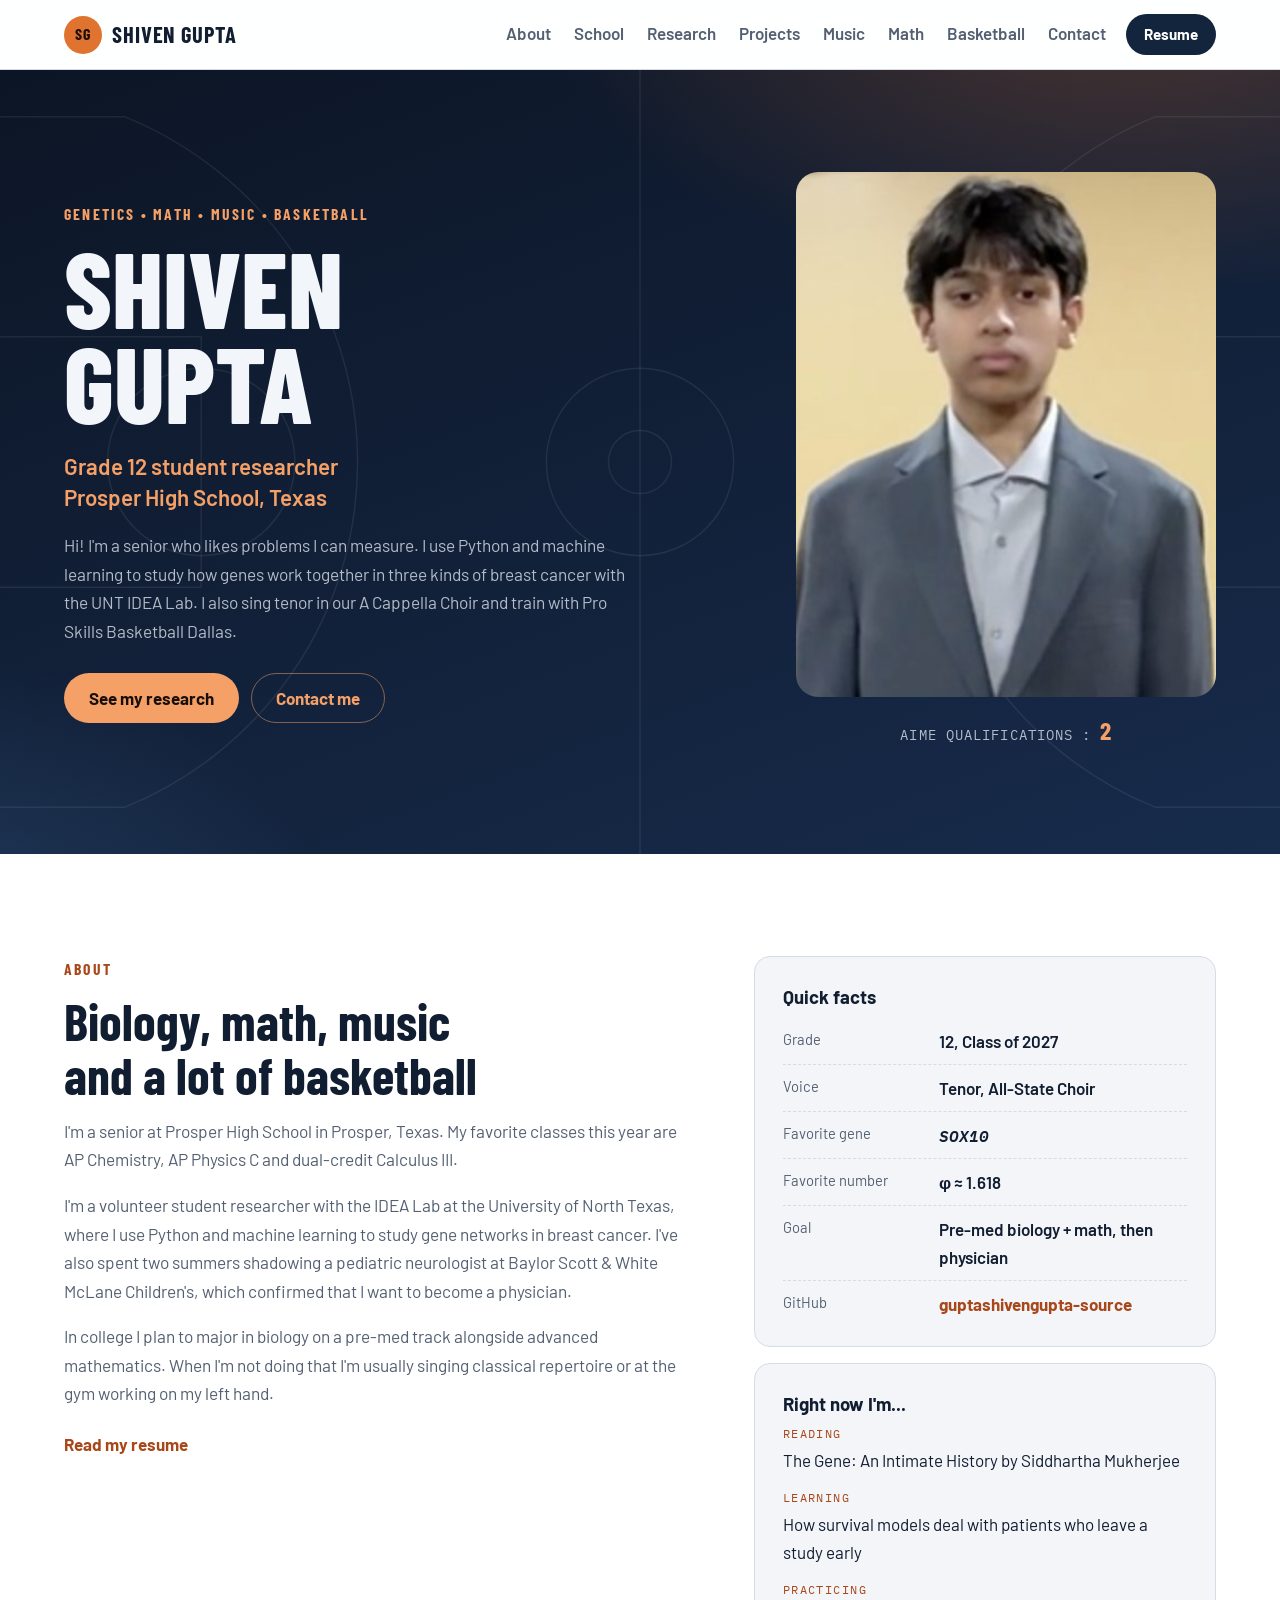
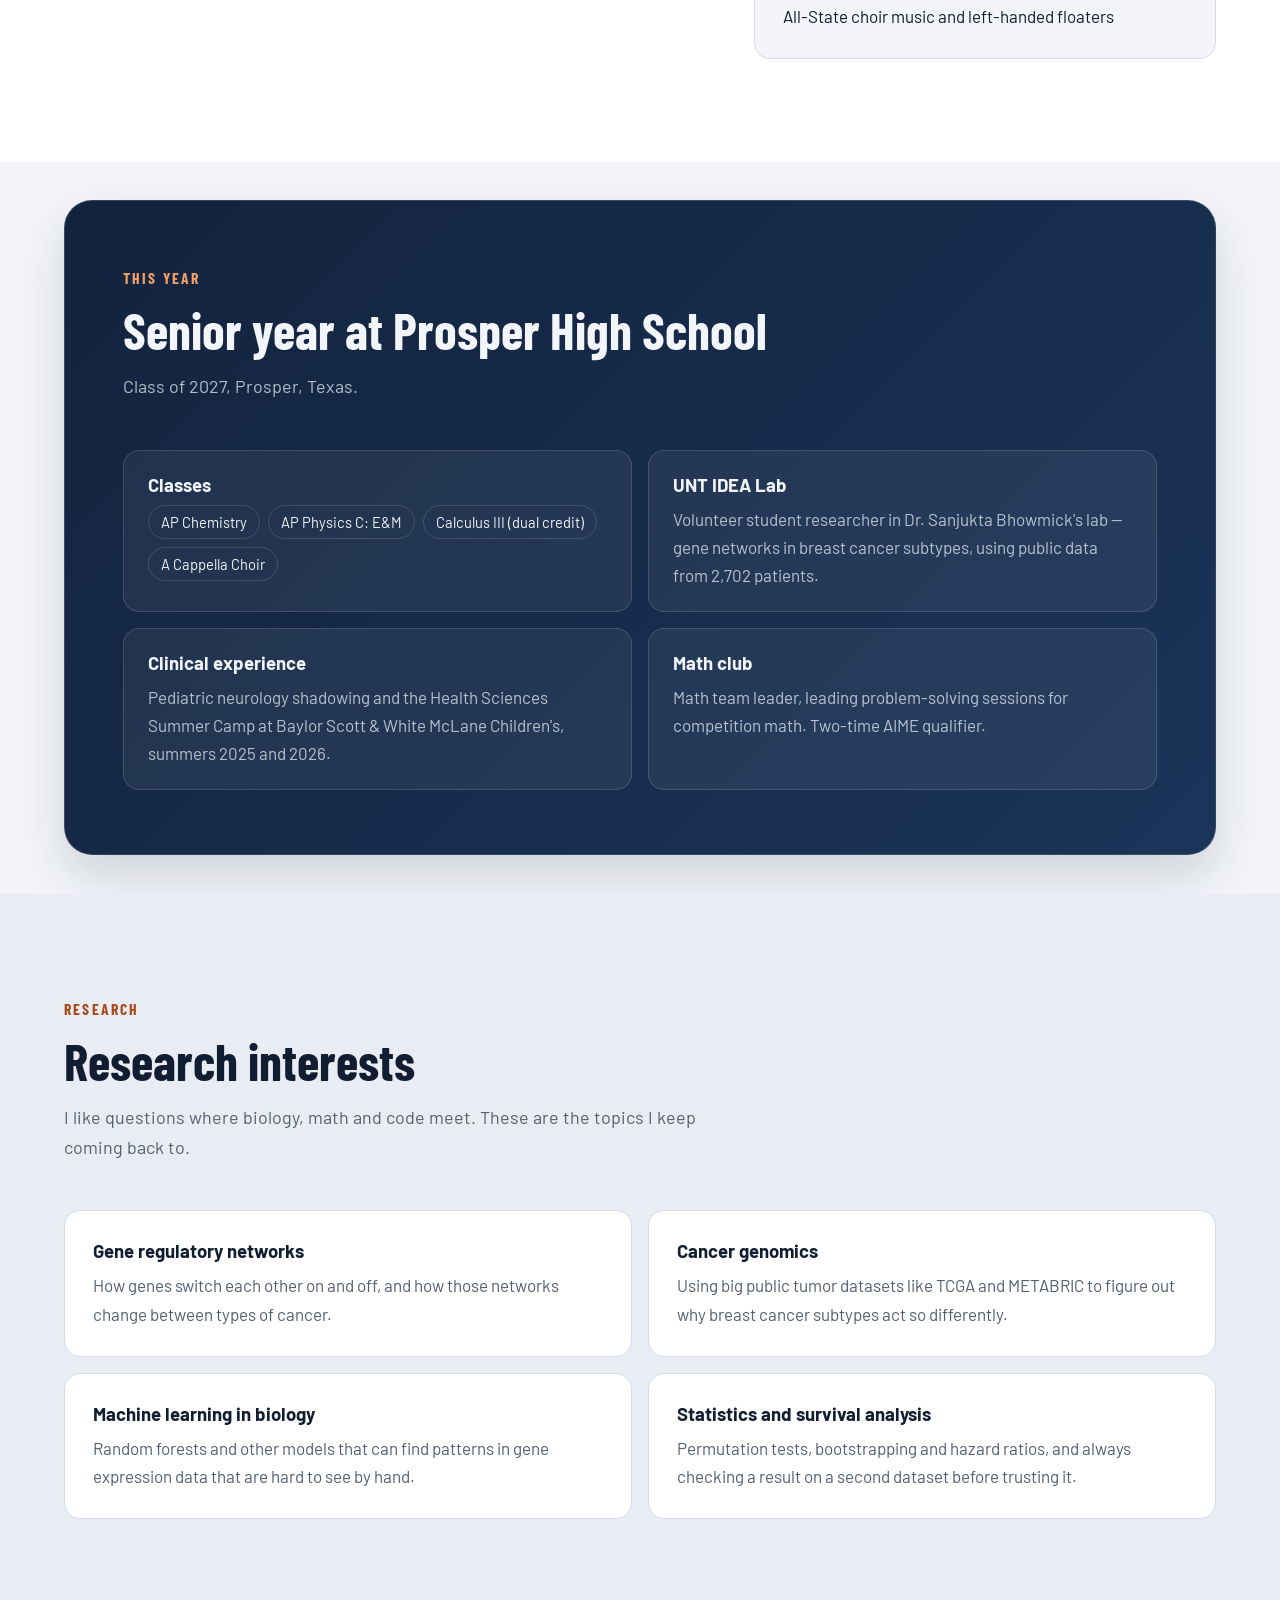
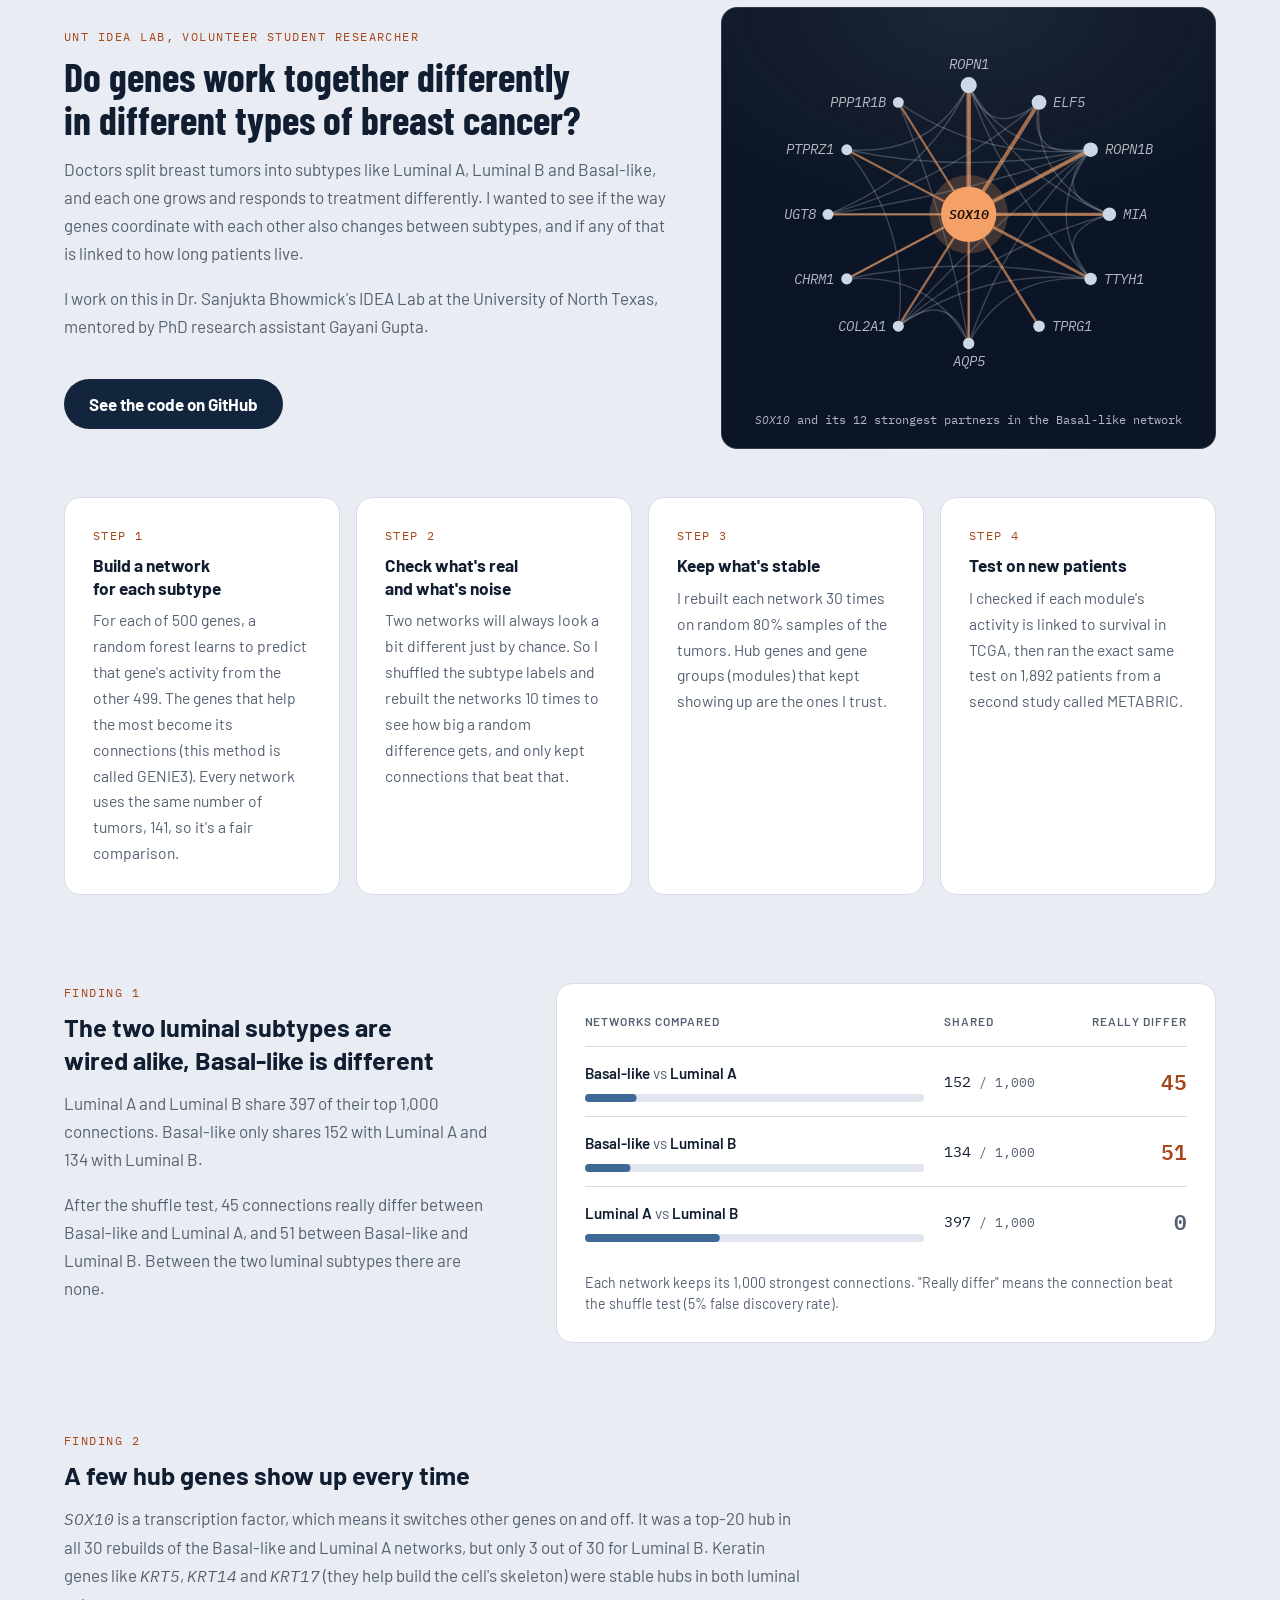
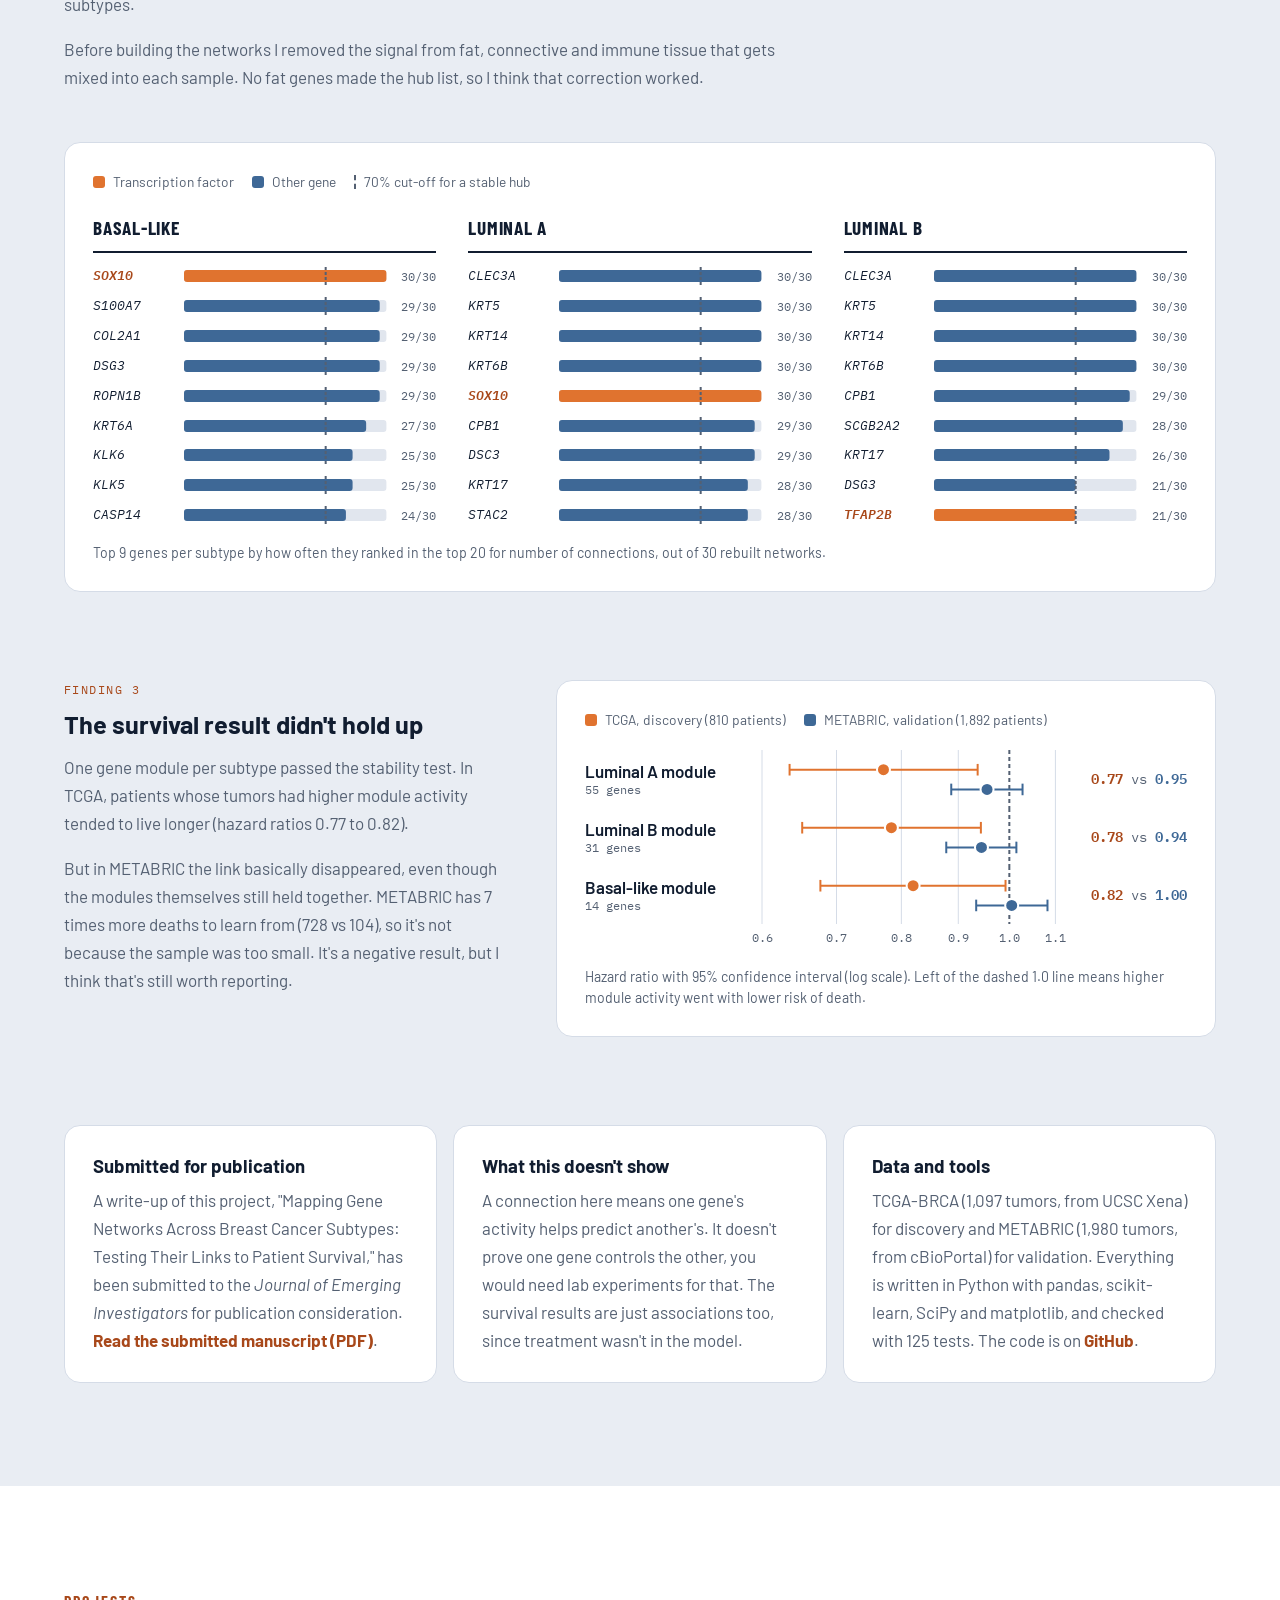
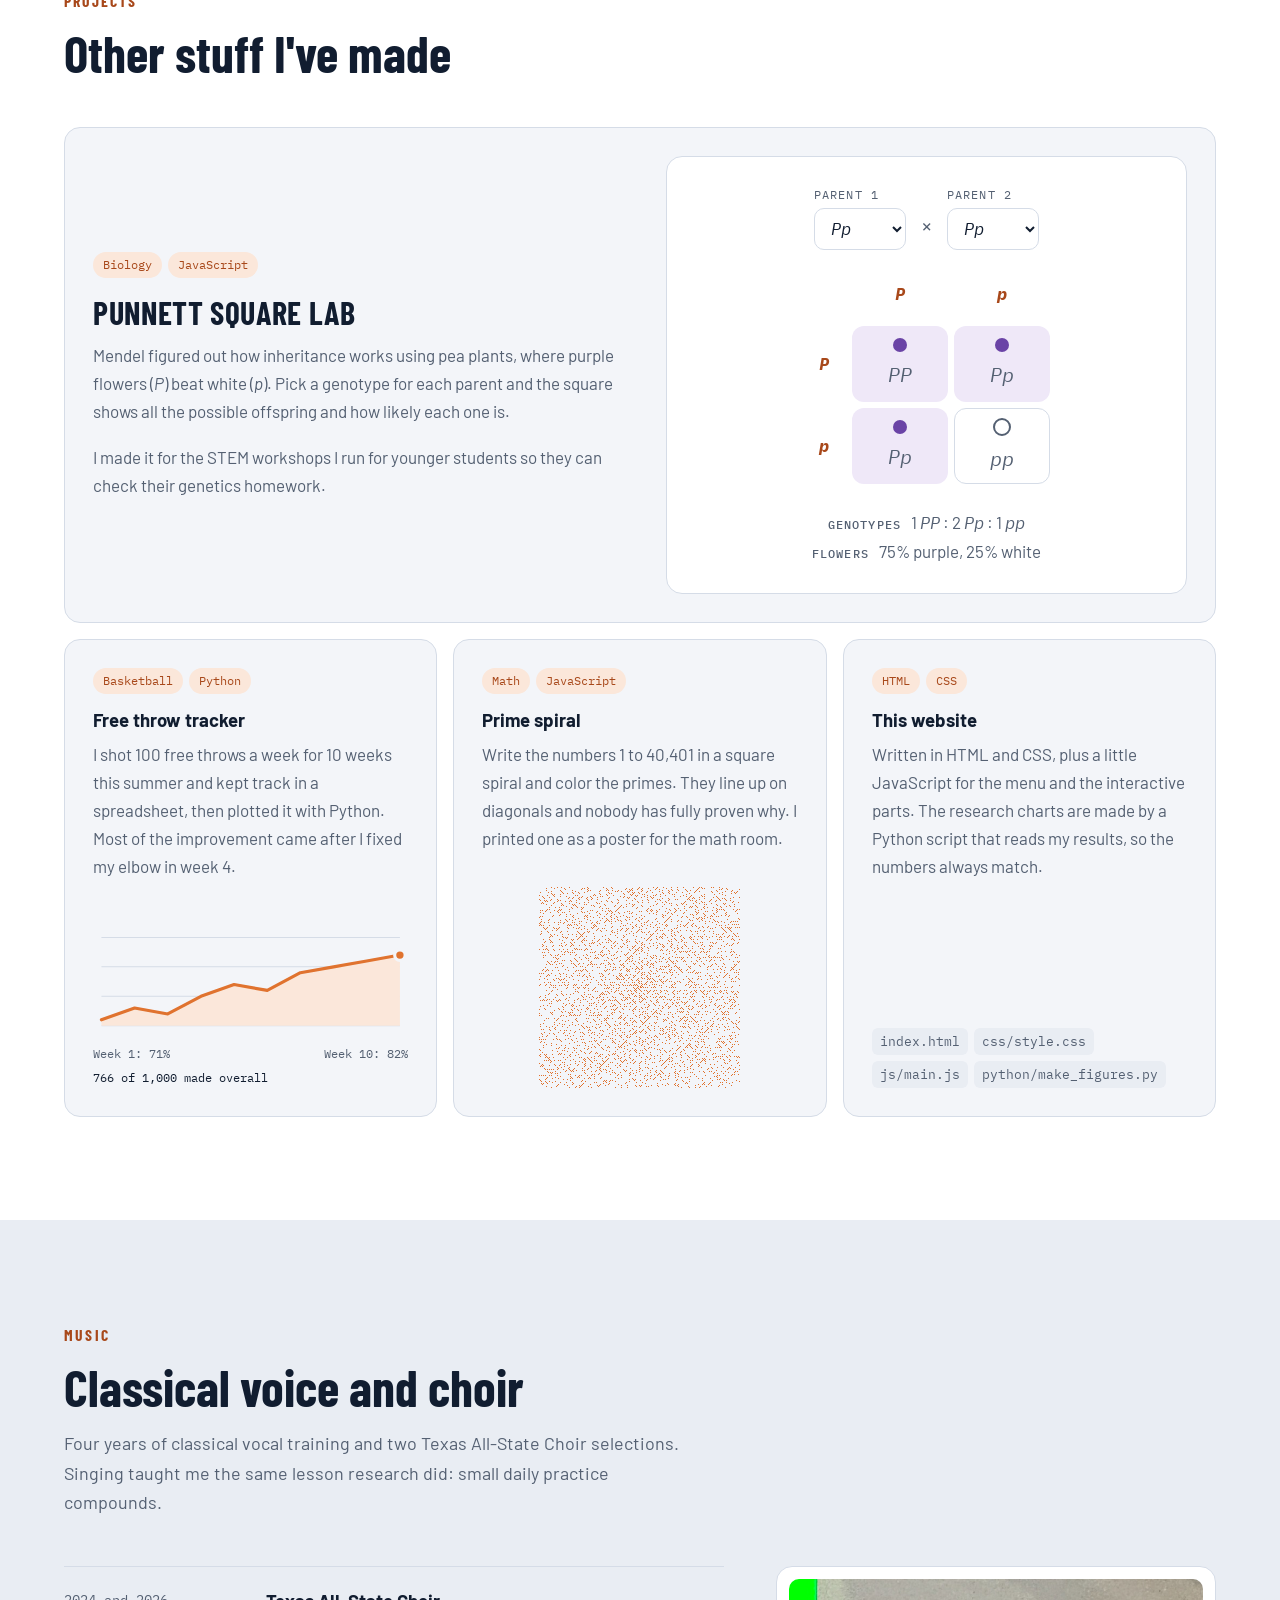
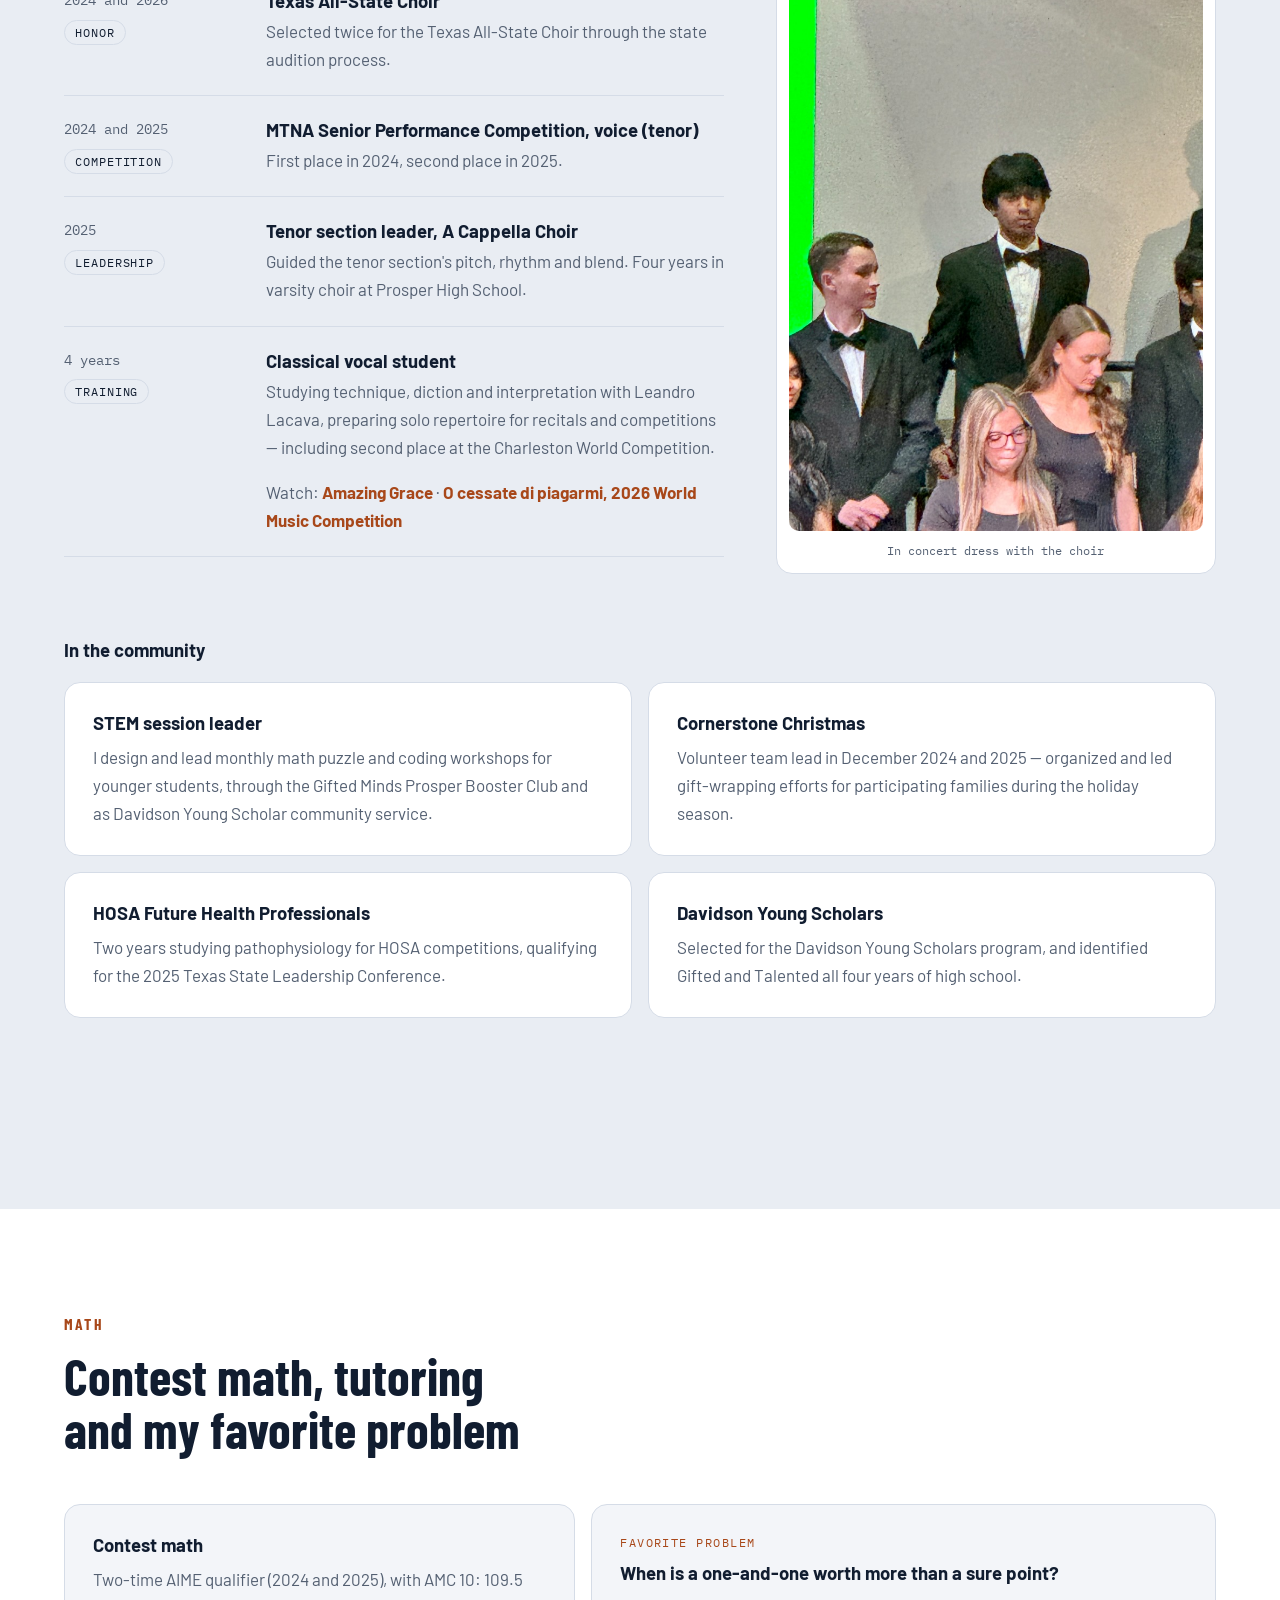
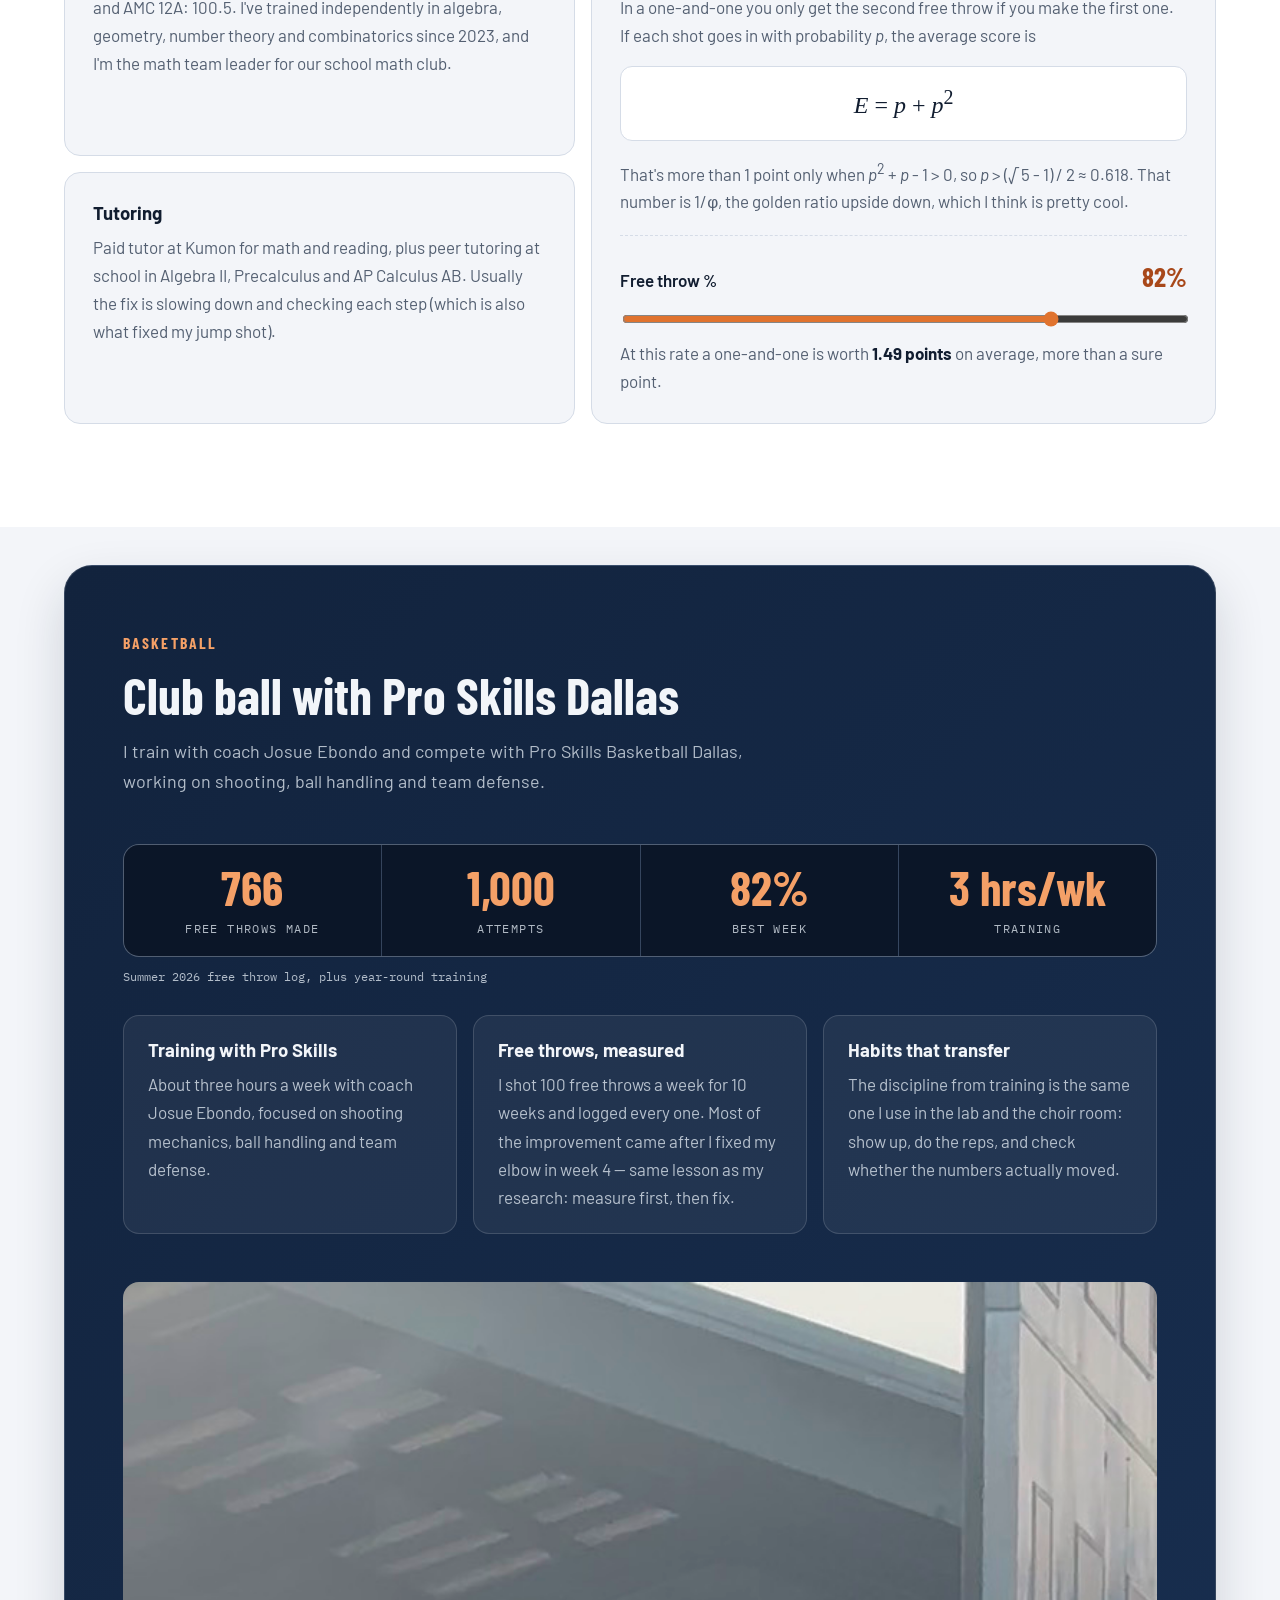
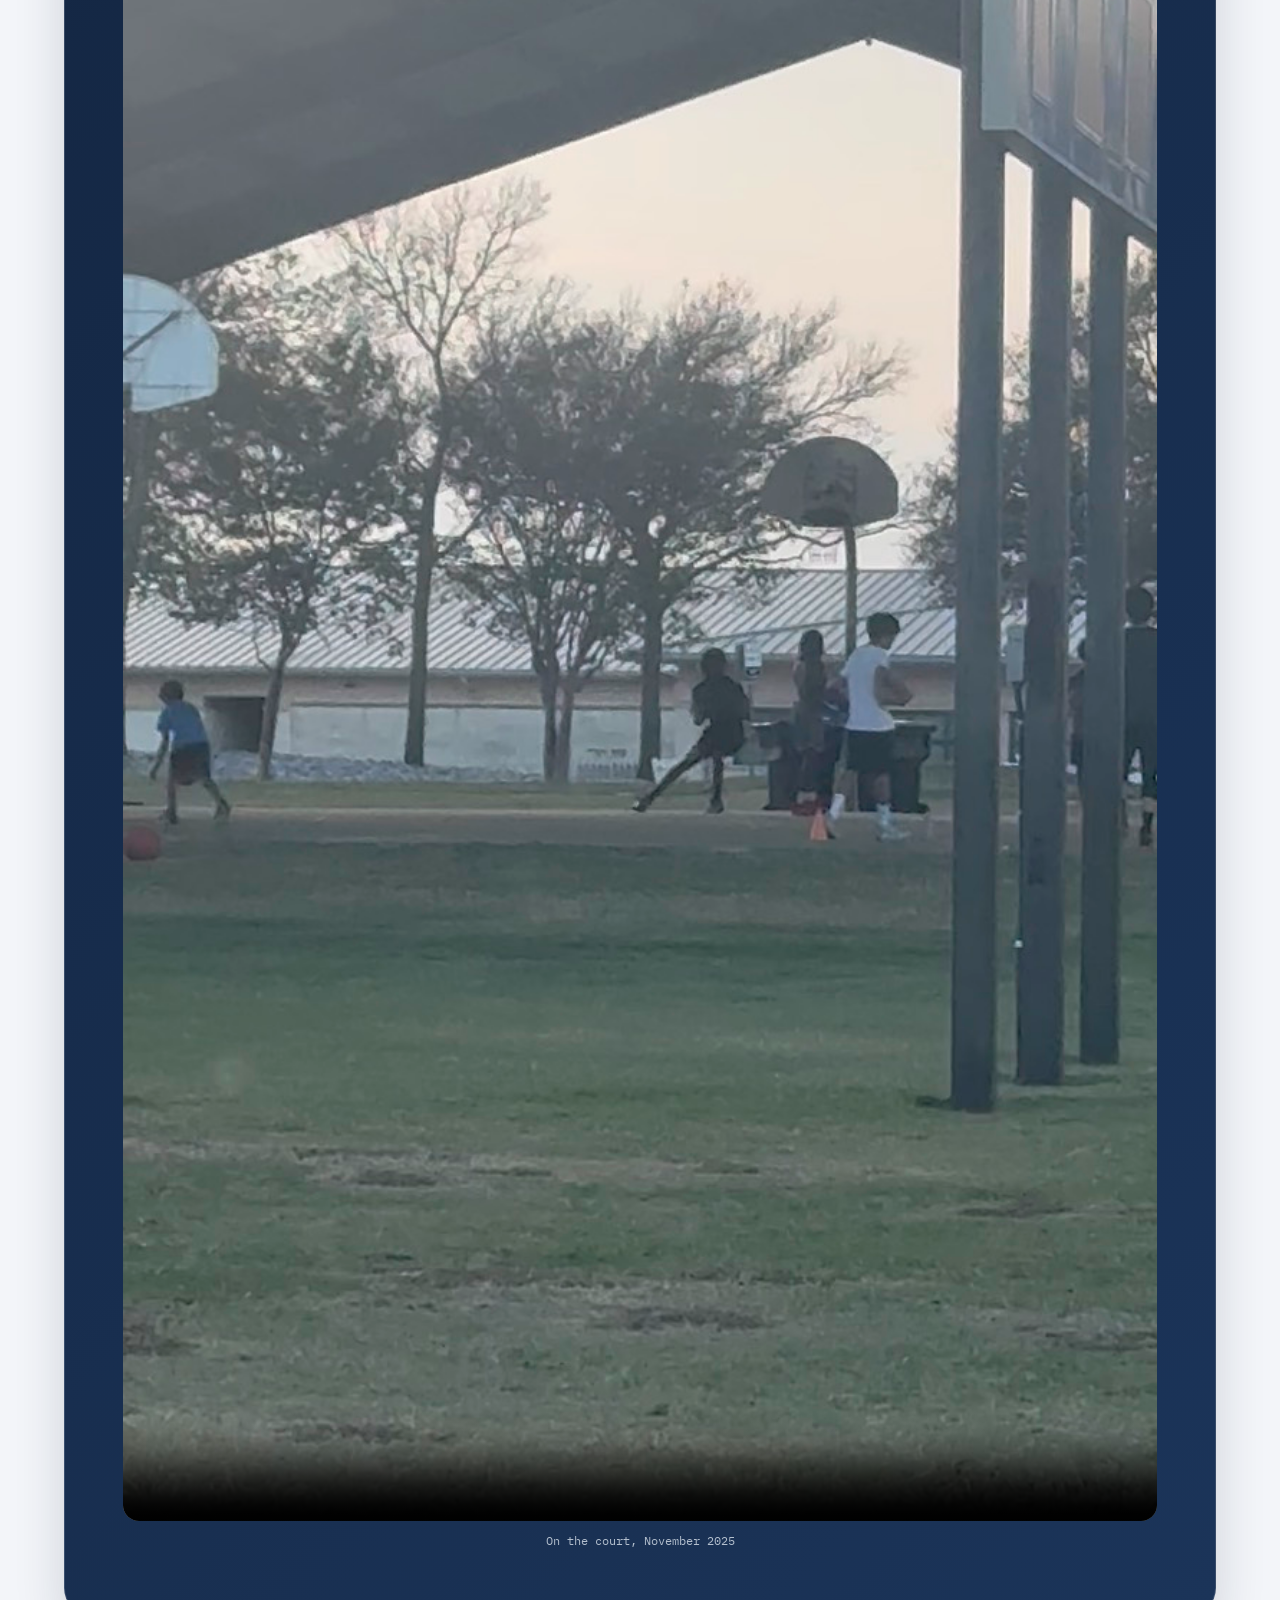
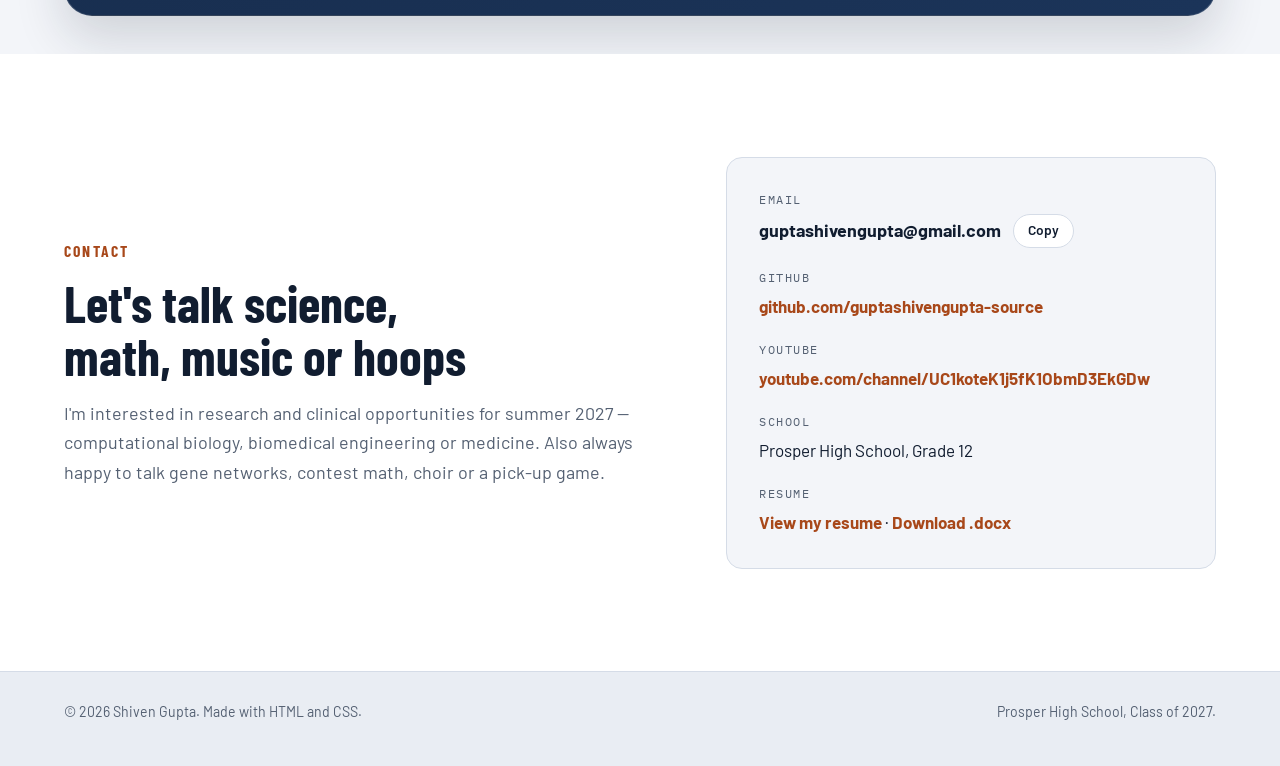
<file: index.html>
<!DOCTYPE html>
<html lang="en">
<head>
  <meta charset="UTF-8">
  <meta name="viewport" content="width=device-width, initial-scale=1, viewport-fit=cover">
  <title>Shiven Gupta</title>
  <meta name="description" content="Shiven Gupta, senior at Prosper High School — UNT IDEA Lab student researcher, two-time AIME qualifier, All-State tenor and club basketball player.">
  <link rel="icon" href="images/favicon.svg" type="image/svg+xml">
  <link rel="preconnect" href="https://fonts.googleapis.com">
  <link rel="preconnect" href="https://fonts.gstatic.com" crossorigin>
  <link rel="stylesheet" href="https://fonts.googleapis.com/css2?family=Barlow+Condensed:wght@600;700;800&family=Barlow:ital,wght@0,400;0,500;0,600;0,700;1,400&family=IBM+Plex+Mono:ital,wght@0,400;0,500;0,600;1,400;1,500&display=swap">
  <link rel="stylesheet" href="css/style.css">
  <script src="js/main.js" defer></script>
</head>
<body>
  <a class="skip-link" href="#main">Skip to content</a>

  <header class="site-header">
    <a class="brand" href="#home">
      <span class="brand-mark" aria-hidden="true">SG</span>
      <span class="brand-name">Shiven Gupta</span>
    </a>

    <nav id="site-nav" class="nav" aria-label="Main">
      <a href="#about">About</a>
      <a href="#school">School</a>
      <a href="#research">Research</a>
      <a href="#projects">Projects</a>
      <a href="#music">Music</a>
      <a href="#math">Math</a>
      <a href="#basketball">Basketball</a>
      <a href="#contact">Contact</a>
    </nav>

    <a class="nav-cta" href="resume.html">Resume</a>

    <button class="menu-toggle" type="button" aria-expanded="false" aria-controls="site-nav">
      <span class="menu-icon" aria-hidden="true"></span>
      <span class="menu-label">Menu</span>
    </button>
  </header>

  <main id="main">

    <section id="home" class="hero">
      <svg class="hero-court" viewBox="0 0 1354 720" preserveAspectRatio="xMidYMid slice" aria-hidden="true" focusable="false">
        <path d="M677 0 V720" fill="none"/>
        <circle cx="677" cy="360" r="86" fill="none"/>
        <circle cx="677" cy="360" r="29" fill="none"/>
        <rect x="0" y="245" width="274" height="230" fill="none"/>
        <circle cx="274" cy="360" r="86" fill="none"/>
        <path d="M0 43 H204 A342 342 0 0 1 204 677 H0" fill="none"/>
        <circle cx="76" cy="360" r="11" fill="none"/>
        <path d="M58 317 V403" fill="none"/>
        <rect x="1080" y="245" width="274" height="230" fill="none"/>
        <circle cx="1080" cy="360" r="86" fill="none"/>
        <path d="M1354 43 H1150 A342 342 0 0 0 1150 677 H1354" fill="none"/>
        <circle cx="1278" cy="360" r="11" fill="none"/>
        <path d="M1296 317 V403" fill="none"/>
      </svg>

      <div class="wrap hero-grid">
        <div class="hero-content">
          <p class="eyebrow">Genetics • Math • Music • Basketball</p>
          <h1><span>Shiven</span> <span>Gupta</span></h1>
          <p class="hero-role">Grade 12 student researcher<br>Prosper High School, Texas</p>
          <p class="hero-text">Hi! I'm a senior who likes problems I can measure. I use Python and machine learning to study how genes work together in three kinds of breast cancer with the UNT IDEA Lab. I also sing tenor in our A Cappella Choir and train with Pro Skills Basketball Dallas.</p>
          <div class="button-row">
            <a class="btn btn-primary" href="#research">See my research</a>
            <a class="btn btn-ghost" href="#contact">Contact me</a>
          </div>
        </div>

        <aside class="player-photo">
          <img src="images/shiven.jpg" alt="Shiven Gupta" width="436" height="474">
          <p class="photo-stat">AIME qualifications : <span class="stat-num">2</span></p>
        </aside>
      </div>
    </section>

    <section id="about" class="section section-surface">
      <div class="wrap about-grid">
        <div>
          <p class="eyebrow">About</p>
          <h2>Biology, math, music and a lot of basketball</h2>
          <div class="prose">
            <p>I'm a senior at Prosper High School in Prosper, Texas. My favorite classes this year are AP Chemistry, AP Physics C and dual-credit Calculus III.</p>
            <p>I'm a volunteer student researcher with the IDEA Lab at the University of North Texas, where I use Python and machine learning to study gene networks in breast cancer. I've also spent two summers shadowing a pediatric neurologist at Baylor Scott &amp; White McLane Children's, which confirmed that I want to become a physician.</p>
            <p>In college I plan to major in biology on a pre-med track alongside advanced mathematics. When I'm not doing that I'm usually singing classical repertoire or at the gym working on my left hand.</p>
          </div>
          <a class="text-link" href="resume.html">Read my resume</a>
        </div>

        <div class="about-side">
          <div class="card">
            <h3>Quick facts</h3>
            <dl class="facts">
              <div><dt>Grade</dt><dd>12, Class of 2027</dd></div>
              <div><dt>Voice</dt><dd>Tenor, All-State Choir</dd></div>
              <div><dt>Favorite gene</dt><dd><span class="gene">SOX10</span></dd></div>
              <div><dt>Favorite number</dt><dd>φ ≈ 1.618</dd></div>
              <div><dt>Goal</dt><dd>Pre-med biology + math, then physician</dd></div>
              <div><dt>GitHub</dt><dd><a class="text-link" href="https://github.com/guptashivengupta-source" target="_blank" rel="noopener">guptashivengupta-source</a></dd></div>
            </dl>
          </div>
          <div class="card">
            <h3>Right now I'm...</h3>
            <ul class="now-list">
              <li><span class="kicker">Reading</span>The Gene: An Intimate History by Siddhartha Mukherjee</li>
              <li><span class="kicker">Learning</span>How survival models deal with patients who leave a study early</li>
              <li><span class="kicker">Practicing</span>All-State choir music and left-handed floaters</li>
            </ul>
          </div>
        </div>
      </div>
    </section>

    <section id="school" class="section section-panel">
      <div class="wrap">
        <div class="panel">
          <div class="section-heading">
            <p class="eyebrow">This year</p>
            <h2>Senior year at Prosper High School</h2>
            <p class="lead">Class of 2027, Prosper, Texas.</p>
          </div>
          <div class="panel-grid">
            <article class="panel-item">
              <h3>Classes</h3>
              <ul class="chip-list">
                <li>AP Chemistry</li>
                <li>AP Physics C: E&amp;M</li>
                <li>Calculus III (dual credit)</li>
                <li>A Cappella Choir</li>
              </ul>
            </article>
            <article class="panel-item">
              <h3>UNT IDEA Lab</h3>
              <p>Volunteer student researcher in Dr. Sanjukta Bhowmick's lab — gene networks in breast cancer subtypes, using public data from 2,702 patients.</p>
            </article>
            <article class="panel-item">
              <h3>Clinical experience</h3>
              <p>Pediatric neurology shadowing and the Health Sciences Summer Camp at Baylor Scott &amp; White McLane Children's, summers 2025 and 2026.</p>
            </article>
            <article class="panel-item">
              <h3>Math club</h3>
              <p>Math team leader, leading problem-solving sessions for competition math. Two-time AIME qualifier.</p>
            </article>
          </div>
        </div>
      </div>
    </section>

    <section id="research" class="section section-alt">
      <div class="wrap">
        <div class="section-heading">
          <p class="eyebrow">Research</p>
          <h2>Research interests</h2>
          <p class="lead">I like questions where biology, math and code meet. These are the topics I keep coming back to.</p>
        </div>

        <div class="interests">
          <article class="card">
            <h3>Gene regulatory networks</h3>
            <p>How genes switch each other on and off, and how those networks change between types of cancer.</p>
          </article>
          <article class="card">
            <h3>Cancer genomics</h3>
            <p>Using big public tumor datasets like TCGA and METABRIC to figure out why breast cancer subtypes act so differently.</p>
          </article>
          <article class="card">
            <h3>Machine learning in biology</h3>
            <p>Random forests and other models that can find patterns in gene expression data that are hard to see by hand.</p>
          </article>
          <article class="card">
            <h3>Statistics and survival analysis</h3>
            <p>Permutation tests, bootstrapping and hazard ratios, and always checking a result on a second dataset before trusting it.</p>
          </article>
        </div>

        <div class="project-head">
          <div class="project-text">
            <p class="kicker">UNT IDEA Lab, volunteer student researcher</p>
            <h3 class="project-title">Do genes work together differently in different types of breast cancer?</h3>
            <p>Doctors split breast tumors into subtypes like Luminal A, Luminal B and Basal-like, and each one grows and responds to treatment differently. I wanted to see if the way genes coordinate with each other also changes between subtypes, and if any of that is linked to how long patients live.</p>
            <p>I work on this in Dr. Sanjukta Bhowmick's IDEA Lab at the University of North Texas, mentored by PhD research assistant Gayani Gupta.</p>
            <a class="btn btn-dark" href="https://github.com/guptashivengupta-source/genie3_brca_project" target="_blank" rel="noopener">See the code on GitHub</a>
          </div>
          <figure class="net-card">
            <!-- figure:network -->
            <svg class="net" viewBox="0 0 400 330" role="img" aria-labelledby="net-title">
              <title id="net-title">SOX10 and its 12 strongest partner genes in the Basal-like network</title>
              <path class="net-link" fill="none" d="M200.0 277.0 Q168.3 215.4 94.3 221.0"/>
              <path class="net-link" fill="none" d="M200.0 277.0 Q181.7 227.7 139.0 262.0"/>
              <path class="net-link" fill="none" d="M200.0 277.0 Q181.7 169.5 139.0 68.0"/>
              <path class="net-link" fill="none" d="M200.0 277.0 Q200.0 165.0 200.0 53.0"/>
              <path class="net-link" fill="none" d="M200.0 277.0 Q231.7 181.8 305.7 109.0"/>
              <path class="net-link" fill="none" d="M200.0 277.0 Q231.7 215.4 305.7 221.0"/>
              <path class="net-link" fill="none" d="M94.3 221.0 Q200.0 165.0 305.7 109.0"/>
              <path class="net-link" fill="none" d="M94.3 221.0 Q200.0 198.6 305.7 221.0"/>
              <path class="net-link" fill="none" d="M139.0 262.0 Q218.3 194.1 322.0 165.0"/>
              <path class="net-link" fill="none" d="M139.0 262.0 Q150.0 177.3 94.3 109.0"/>
              <path class="net-link" fill="none" d="M139.0 262.0 Q213.4 177.3 305.7 109.0"/>
              <path class="net-link" fill="none" d="M139.0 262.0 Q213.4 210.9 305.7 221.0"/>
              <path class="net-link" fill="none" d="M261.0 68.0 Q254.9 135.9 322.0 165.0"/>
              <path class="net-link" fill="none" d="M261.0 68.0 Q218.3 102.3 200.0 53.0"/>
              <path class="net-link" fill="none" d="M261.0 68.0 Q250.0 119.1 305.7 109.0"/>
              <path class="net-link" fill="none" d="M261.0 68.0 Q181.7 135.9 78.0 165.0"/>
              <path class="net-link" fill="none" d="M322.0 165.0 Q236.6 131.4 200.0 53.0"/>
              <path class="net-link" fill="none" d="M322.0 165.0 Q268.3 148.2 305.7 109.0"/>
              <path class="net-link" fill="none" d="M322.0 165.0 Q268.3 181.8 305.7 221.0"/>
              <path class="net-link" fill="none" d="M322.0 165.0 Q200.0 165.0 78.0 165.0"/>
              <path class="net-link" fill="none" d="M139.0 68.0 Q213.4 119.1 305.7 109.0"/>
              <path class="net-link" fill="none" d="M94.3 109.0 Q168.3 114.6 200.0 53.0"/>
              <path class="net-link" fill="none" d="M94.3 109.0 Q200.0 131.4 305.7 109.0"/>
              <path class="net-link" fill="none" d="M200.0 53.0 Q231.7 114.6 305.7 109.0"/>
              <path class="net-link" fill="none" d="M200.0 53.0 Q231.7 148.2 305.7 221.0"/>
              <path class="net-link" fill="none" d="M200.0 53.0 Q163.4 131.4 78.0 165.0"/>
              <path class="net-link" fill="none" d="M305.7 109.0 Q263.4 165.0 305.7 221.0"/>
              <path class="net-link" fill="none" d="M305.7 109.0 Q195.1 148.2 78.0 165.0"/>
              <line class="net-spoke" x1="200" y1="165" x2="200.0" y2="53.0" stroke-width="4.00"/>
              <line class="net-spoke" x1="200" y1="165" x2="261.0" y2="68.0" stroke-width="3.41"/>
              <line class="net-spoke" x1="200" y1="165" x2="305.7" y2="109.0" stroke-width="3.39"/>
              <line class="net-spoke" x1="200" y1="165" x2="322.0" y2="165.0" stroke-width="2.90"/>
              <line class="net-spoke" x1="200" y1="165" x2="305.7" y2="221.0" stroke-width="2.50"/>
              <line class="net-spoke" x1="200" y1="165" x2="261.0" y2="262.0" stroke-width="2.21"/>
              <line class="net-spoke" x1="200" y1="165" x2="200.0" y2="277.0" stroke-width="2.10"/>
              <line class="net-spoke" x1="200" y1="165" x2="139.0" y2="262.0" stroke-width="2.03"/>
              <line class="net-spoke" x1="200" y1="165" x2="94.3" y2="221.0" stroke-width="2.00"/>
              <line class="net-spoke" x1="200" y1="165" x2="78.0" y2="165.0" stroke-width="1.94"/>
              <line class="net-spoke" x1="200" y1="165" x2="94.3" y2="109.0" stroke-width="1.90"/>
              <line class="net-spoke" x1="200" y1="165" x2="139.0" y2="68.0" stroke-width="1.87"/>
              <circle class="net-halo" cx="200" cy="165" r="34"/>
              <circle class="net-node" cx="200.0" cy="53.0" r="7.0"/>
              <text class="net-label" x="200.0" y="39.0" text-anchor="middle">ROPN1</text>
              <circle class="net-node" cx="261.0" cy="68.0" r="6.4"/>
              <text class="net-label" x="273.4" y="72.0" text-anchor="start">ELF5</text>
              <circle class="net-node" cx="305.7" cy="109.0" r="6.3"/>
              <text class="net-label" x="318.0" y="113.0" text-anchor="start">ROPN1B</text>
              <circle class="net-node" cx="322.0" cy="165.0" r="5.8"/>
              <text class="net-label" x="333.8" y="169.0" text-anchor="start">MIA</text>
              <circle class="net-node" cx="305.7" cy="221.0" r="5.4"/>
              <text class="net-label" x="317.0" y="225.0" text-anchor="start">TTYH1</text>
              <circle class="net-node" cx="261.0" cy="262.0" r="5.0"/>
              <text class="net-label" x="272.0" y="266.0" text-anchor="start">TPRG1</text>
              <circle class="net-node" cx="200.0" cy="277.0" r="4.9"/>
              <text class="net-label" x="200.0" y="296.9" text-anchor="middle">AQP5</text>
              <circle class="net-node" cx="139.0" cy="262.0" r="4.8"/>
              <text class="net-label" x="128.2" y="266.0" text-anchor="end">COL2A1</text>
              <circle class="net-node" cx="94.3" cy="221.0" r="4.8"/>
              <text class="net-label" x="83.5" y="225.0" text-anchor="end">CHRM1</text>
              <circle class="net-node" cx="78.0" cy="165.0" r="4.7"/>
              <text class="net-label" x="67.3" y="169.0" text-anchor="end">UGT8</text>
              <circle class="net-node" cx="94.3" cy="109.0" r="4.7"/>
              <text class="net-label" x="83.6" y="113.0" text-anchor="end">PTPRZ1</text>
              <circle class="net-node" cx="139.0" cy="68.0" r="4.7"/>
              <text class="net-label" x="128.3" y="72.0" text-anchor="end">PPP1R1B</text>
              <circle class="net-hub" cx="200" cy="165" r="24"/>
              <text class="net-hub-label" x="200" y="169" text-anchor="middle">SOX10</text>
            </svg>
            <!-- /figure:network -->
            <figcaption><span class="gene">SOX10</span> and its 12 strongest partners in the Basal-like network</figcaption>
          </figure>
        </div>

        <ol class="steps">
          <li class="card step">
            <p class="kicker">Step 1</p>
            <h3>Build a network for each subtype</h3>
            <p>For each of 500 genes, a random forest learns to predict that gene's activity from the other 499. The genes that help the most become its connections (this method is called GENIE3). Every network uses the same number of tumors, 141, so it's a fair comparison.</p>
          </li>
          <li class="card step">
            <p class="kicker">Step 2</p>
            <h3>Check what's real and what's noise</h3>
            <p>Two networks will always look a bit different just by chance. So I shuffled the subtype labels and rebuilt the networks 10 times to see how big a random difference gets, and only kept connections that beat that.</p>
          </li>
          <li class="card step">
            <p class="kicker">Step 3</p>
            <h3>Keep what's stable</h3>
            <p>I rebuilt each network 30 times on random 80% samples of the tumors. Hub genes and gene groups (modules) that kept showing up are the ones I trust.</p>
          </li>
          <li class="card step">
            <p class="kicker">Step 4</p>
            <h3>Test on new patients</h3>
            <p>I checked if each module's activity is linked to survival in TCGA, then ran the exact same test on 1,892 patients from a second study called METABRIC.</p>
          </li>
        </ol>

        <div class="findings">
          <article class="finding">
            <div class="finding-text">
              <p class="kicker">Finding 1</p>
              <h3>The two luminal subtypes are wired alike, Basal-like is different</h3>
              <p>Luminal A and Luminal B share 397 of their top 1,000 connections. Basal-like only shares 152 with Luminal A and 134 with Luminal B.</p>
              <p>After the shuffle test, 45 connections really differ between Basal-like and Luminal A, and 51 between Basal-like and Luminal B. Between the two luminal subtypes there are none.</p>
            </div>
            <figure class="fig">
              <!-- figure:overlap -->
              <div class="table-scroll">
                <table class="overlap-table">
                  <thead>
                    <tr><th scope="col">Networks compared</th><th scope="col">Shared</th><th scope="col">Really differ</th></tr>
                  </thead>
                  <tbody>
                    <tr>
                      <th scope="row">Basal-like <span class="vs">vs</span> Luminal A<svg class="meter" aria-hidden="true"><rect class="meter-track" width="100%" height="100%" rx="4"/><rect class="meter-fill" width="15.2%" height="100%" rx="4"/></svg></th>
                      <td class="num">152<span class="of"> / 1,000</span></td>
                      <td class="num num-big">45</td>
                    </tr>
                    <tr>
                      <th scope="row">Basal-like <span class="vs">vs</span> Luminal B<svg class="meter" aria-hidden="true"><rect class="meter-track" width="100%" height="100%" rx="4"/><rect class="meter-fill" width="13.4%" height="100%" rx="4"/></svg></th>
                      <td class="num">134<span class="of"> / 1,000</span></td>
                      <td class="num num-big">51</td>
                    </tr>
                    <tr>
                      <th scope="row">Luminal A <span class="vs">vs</span> Luminal B<svg class="meter" aria-hidden="true"><rect class="meter-track" width="100%" height="100%" rx="4"/><rect class="meter-fill" width="39.7%" height="100%" rx="4"/></svg></th>
                      <td class="num">397<span class="of"> / 1,000</span></td>
                      <td class="num num-big is-zero">0</td>
                    </tr>
                  </tbody>
                </table>
              </div>
              <!-- /figure:overlap -->
              <figcaption>Each network keeps its 1,000 strongest connections. "Really differ" means the connection beat the shuffle test (5% false discovery rate).</figcaption>
            </figure>
          </article>

          <article class="finding finding-wide">
            <div class="finding-text">
              <p class="kicker">Finding 2</p>
              <h3>A few hub genes show up every time</h3>
              <p><span class="gene">SOX10</span> is a transcription factor, which means it switches other genes on and off. It was a top-20 hub in all 30 rebuilds of the Basal-like and Luminal A networks, but only 3 out of 30 for Luminal B. Keratin genes like <span class="gene">KRT5</span>, <span class="gene">KRT14</span> and <span class="gene">KRT17</span> (they help build the cell's skeleton) were stable hubs in both luminal subtypes.</p>
              <p>Before building the networks I removed the signal from fat, connective and immune tissue that gets mixed into each sample. No fat genes made the hub list, so I think that correction worked.</p>
            </div>
            <figure class="fig">
              <ul class="legend">
                <li><span class="swatch swatch-tf"></span>Transcription factor</li>
                <li><span class="swatch swatch-gene"></span>Other gene</li>
                <li><span class="swatch swatch-cut"></span>70% cut-off for a stable hub</li>
              </ul>
              <!-- figure:hubs -->
              <div class="hubs">
                <div>
                  <h4 class="hub-title">Basal-like</h4>
                  <ol class="hub-list">
                    <li class="is-tf"><span class="gene">SOX10</span><span class="visually-hidden"> (transcription factor)</span><svg class="hub-bar" aria-hidden="true"><rect class="bar-track" width="100%" height="100%" rx="3"/><rect class="bar-fill" width="100.0%" height="100%" rx="3"/><line class="bar-cut" x1="70%" y1="-25%" x2="70%" y2="125%"/></svg><span class="hub-val">30/30</span></li>
                    <li><span class="gene">S100A7</span><svg class="hub-bar" aria-hidden="true"><rect class="bar-track" width="100%" height="100%" rx="3"/><rect class="bar-fill" width="96.7%" height="100%" rx="3"/><line class="bar-cut" x1="70%" y1="-25%" x2="70%" y2="125%"/></svg><span class="hub-val">29/30</span></li>
                    <li><span class="gene">COL2A1</span><svg class="hub-bar" aria-hidden="true"><rect class="bar-track" width="100%" height="100%" rx="3"/><rect class="bar-fill" width="96.7%" height="100%" rx="3"/><line class="bar-cut" x1="70%" y1="-25%" x2="70%" y2="125%"/></svg><span class="hub-val">29/30</span></li>
                    <li><span class="gene">DSG3</span><svg class="hub-bar" aria-hidden="true"><rect class="bar-track" width="100%" height="100%" rx="3"/><rect class="bar-fill" width="96.7%" height="100%" rx="3"/><line class="bar-cut" x1="70%" y1="-25%" x2="70%" y2="125%"/></svg><span class="hub-val">29/30</span></li>
                    <li><span class="gene">ROPN1B</span><svg class="hub-bar" aria-hidden="true"><rect class="bar-track" width="100%" height="100%" rx="3"/><rect class="bar-fill" width="96.7%" height="100%" rx="3"/><line class="bar-cut" x1="70%" y1="-25%" x2="70%" y2="125%"/></svg><span class="hub-val">29/30</span></li>
                    <li><span class="gene">KRT6A</span><svg class="hub-bar" aria-hidden="true"><rect class="bar-track" width="100%" height="100%" rx="3"/><rect class="bar-fill" width="90.0%" height="100%" rx="3"/><line class="bar-cut" x1="70%" y1="-25%" x2="70%" y2="125%"/></svg><span class="hub-val">27/30</span></li>
                    <li><span class="gene">KLK6</span><svg class="hub-bar" aria-hidden="true"><rect class="bar-track" width="100%" height="100%" rx="3"/><rect class="bar-fill" width="83.3%" height="100%" rx="3"/><line class="bar-cut" x1="70%" y1="-25%" x2="70%" y2="125%"/></svg><span class="hub-val">25/30</span></li>
                    <li><span class="gene">KLK5</span><svg class="hub-bar" aria-hidden="true"><rect class="bar-track" width="100%" height="100%" rx="3"/><rect class="bar-fill" width="83.3%" height="100%" rx="3"/><line class="bar-cut" x1="70%" y1="-25%" x2="70%" y2="125%"/></svg><span class="hub-val">25/30</span></li>
                    <li><span class="gene">CASP14</span><svg class="hub-bar" aria-hidden="true"><rect class="bar-track" width="100%" height="100%" rx="3"/><rect class="bar-fill" width="80.0%" height="100%" rx="3"/><line class="bar-cut" x1="70%" y1="-25%" x2="70%" y2="125%"/></svg><span class="hub-val">24/30</span></li>
                  </ol>
                </div>
                <div>
                  <h4 class="hub-title">Luminal A</h4>
                  <ol class="hub-list">
                    <li><span class="gene">CLEC3A</span><svg class="hub-bar" aria-hidden="true"><rect class="bar-track" width="100%" height="100%" rx="3"/><rect class="bar-fill" width="100.0%" height="100%" rx="3"/><line class="bar-cut" x1="70%" y1="-25%" x2="70%" y2="125%"/></svg><span class="hub-val">30/30</span></li>
                    <li><span class="gene">KRT5</span><svg class="hub-bar" aria-hidden="true"><rect class="bar-track" width="100%" height="100%" rx="3"/><rect class="bar-fill" width="100.0%" height="100%" rx="3"/><line class="bar-cut" x1="70%" y1="-25%" x2="70%" y2="125%"/></svg><span class="hub-val">30/30</span></li>
                    <li><span class="gene">KRT14</span><svg class="hub-bar" aria-hidden="true"><rect class="bar-track" width="100%" height="100%" rx="3"/><rect class="bar-fill" width="100.0%" height="100%" rx="3"/><line class="bar-cut" x1="70%" y1="-25%" x2="70%" y2="125%"/></svg><span class="hub-val">30/30</span></li>
                    <li><span class="gene">KRT6B</span><svg class="hub-bar" aria-hidden="true"><rect class="bar-track" width="100%" height="100%" rx="3"/><rect class="bar-fill" width="100.0%" height="100%" rx="3"/><line class="bar-cut" x1="70%" y1="-25%" x2="70%" y2="125%"/></svg><span class="hub-val">30/30</span></li>
                    <li class="is-tf"><span class="gene">SOX10</span><span class="visually-hidden"> (transcription factor)</span><svg class="hub-bar" aria-hidden="true"><rect class="bar-track" width="100%" height="100%" rx="3"/><rect class="bar-fill" width="100.0%" height="100%" rx="3"/><line class="bar-cut" x1="70%" y1="-25%" x2="70%" y2="125%"/></svg><span class="hub-val">30/30</span></li>
                    <li><span class="gene">CPB1</span><svg class="hub-bar" aria-hidden="true"><rect class="bar-track" width="100%" height="100%" rx="3"/><rect class="bar-fill" width="96.7%" height="100%" rx="3"/><line class="bar-cut" x1="70%" y1="-25%" x2="70%" y2="125%"/></svg><span class="hub-val">29/30</span></li>
                    <li><span class="gene">DSC3</span><svg class="hub-bar" aria-hidden="true"><rect class="bar-track" width="100%" height="100%" rx="3"/><rect class="bar-fill" width="96.7%" height="100%" rx="3"/><line class="bar-cut" x1="70%" y1="-25%" x2="70%" y2="125%"/></svg><span class="hub-val">29/30</span></li>
                    <li><span class="gene">KRT17</span><svg class="hub-bar" aria-hidden="true"><rect class="bar-track" width="100%" height="100%" rx="3"/><rect class="bar-fill" width="93.3%" height="100%" rx="3"/><line class="bar-cut" x1="70%" y1="-25%" x2="70%" y2="125%"/></svg><span class="hub-val">28/30</span></li>
                    <li><span class="gene">STAC2</span><svg class="hub-bar" aria-hidden="true"><rect class="bar-track" width="100%" height="100%" rx="3"/><rect class="bar-fill" width="93.3%" height="100%" rx="3"/><line class="bar-cut" x1="70%" y1="-25%" x2="70%" y2="125%"/></svg><span class="hub-val">28/30</span></li>
                  </ol>
                </div>
                <div>
                  <h4 class="hub-title">Luminal B</h4>
                  <ol class="hub-list">
                    <li><span class="gene">CLEC3A</span><svg class="hub-bar" aria-hidden="true"><rect class="bar-track" width="100%" height="100%" rx="3"/><rect class="bar-fill" width="100.0%" height="100%" rx="3"/><line class="bar-cut" x1="70%" y1="-25%" x2="70%" y2="125%"/></svg><span class="hub-val">30/30</span></li>
                    <li><span class="gene">KRT5</span><svg class="hub-bar" aria-hidden="true"><rect class="bar-track" width="100%" height="100%" rx="3"/><rect class="bar-fill" width="100.0%" height="100%" rx="3"/><line class="bar-cut" x1="70%" y1="-25%" x2="70%" y2="125%"/></svg><span class="hub-val">30/30</span></li>
                    <li><span class="gene">KRT14</span><svg class="hub-bar" aria-hidden="true"><rect class="bar-track" width="100%" height="100%" rx="3"/><rect class="bar-fill" width="100.0%" height="100%" rx="3"/><line class="bar-cut" x1="70%" y1="-25%" x2="70%" y2="125%"/></svg><span class="hub-val">30/30</span></li>
                    <li><span class="gene">KRT6B</span><svg class="hub-bar" aria-hidden="true"><rect class="bar-track" width="100%" height="100%" rx="3"/><rect class="bar-fill" width="100.0%" height="100%" rx="3"/><line class="bar-cut" x1="70%" y1="-25%" x2="70%" y2="125%"/></svg><span class="hub-val">30/30</span></li>
                    <li><span class="gene">CPB1</span><svg class="hub-bar" aria-hidden="true"><rect class="bar-track" width="100%" height="100%" rx="3"/><rect class="bar-fill" width="96.7%" height="100%" rx="3"/><line class="bar-cut" x1="70%" y1="-25%" x2="70%" y2="125%"/></svg><span class="hub-val">29/30</span></li>
                    <li><span class="gene">SCGB2A2</span><svg class="hub-bar" aria-hidden="true"><rect class="bar-track" width="100%" height="100%" rx="3"/><rect class="bar-fill" width="93.3%" height="100%" rx="3"/><line class="bar-cut" x1="70%" y1="-25%" x2="70%" y2="125%"/></svg><span class="hub-val">28/30</span></li>
                    <li><span class="gene">KRT17</span><svg class="hub-bar" aria-hidden="true"><rect class="bar-track" width="100%" height="100%" rx="3"/><rect class="bar-fill" width="86.7%" height="100%" rx="3"/><line class="bar-cut" x1="70%" y1="-25%" x2="70%" y2="125%"/></svg><span class="hub-val">26/30</span></li>
                    <li><span class="gene">DSG3</span><svg class="hub-bar" aria-hidden="true"><rect class="bar-track" width="100%" height="100%" rx="3"/><rect class="bar-fill" width="70.0%" height="100%" rx="3"/><line class="bar-cut" x1="70%" y1="-25%" x2="70%" y2="125%"/></svg><span class="hub-val">21/30</span></li>
                    <li class="is-tf"><span class="gene">TFAP2B</span><span class="visually-hidden"> (transcription factor)</span><svg class="hub-bar" aria-hidden="true"><rect class="bar-track" width="100%" height="100%" rx="3"/><rect class="bar-fill" width="70.0%" height="100%" rx="3"/><line class="bar-cut" x1="70%" y1="-25%" x2="70%" y2="125%"/></svg><span class="hub-val">21/30</span></li>
                  </ol>
                </div>
              </div>
              <!-- /figure:hubs -->
              <figcaption>Top 9 genes per subtype by how often they ranked in the top 20 for number of connections, out of 30 rebuilt networks.</figcaption>
            </figure>
          </article>

          <article class="finding">
            <div class="finding-text">
              <p class="kicker">Finding 3</p>
              <h3>The survival result didn't hold up</h3>
              <p>One gene module per subtype passed the stability test. In TCGA, patients whose tumors had higher module activity tended to live longer (hazard ratios 0.77 to 0.82).</p>
              <p>But in METABRIC the link basically disappeared, even though the modules themselves still held together. METABRIC has 7 times more deaths to learn from (728 vs 104), so it's not because the sample was too small. It's a negative result, but I think that's still worth reporting.</p>
            </div>
            <figure class="fig">
              <ul class="legend">
                <li><span class="swatch swatch-tcga"></span>TCGA, discovery (810 patients)</li>
                <li><span class="swatch swatch-metabric"></span>METABRIC, validation (1,892 patients)</li>
              </ul>
              <!-- figure:survival -->
              <div class="forest">
                <div class="forest-row">
                  <p class="forest-name">Luminal A module<span>55 genes</span></p>
                  <svg class="forest-plot" aria-hidden="true"><line class="forest-grid" x1="0.0%" y1="0" x2="0.0%" y2="100%"/><line class="forest-grid" x1="25.4%" y1="0" x2="25.4%" y2="100%"/><line class="forest-grid" x1="47.5%" y1="0" x2="47.5%" y2="100%"/><line class="forest-grid" x1="66.9%" y1="0" x2="66.9%" y2="100%"/><line class="forest-grid is-one" x1="84.3%" y1="0" x2="84.3%" y2="100%"/><line class="forest-grid" x1="100.0%" y1="0" x2="100.0%" y2="100%"/><line class="ci is-tcga" x1="9.4%" y1="34%" x2="73.5%" y2="34%"/><line class="ci is-tcga" x1="9.4%" y1="24%" x2="9.4%" y2="44%"/><line class="ci is-tcga" x1="73.5%" y1="24%" x2="73.5%" y2="44%"/><circle class="dot is-tcga" cx="41.4%" cy="34%" r="6.5"/><line class="ci is-metabric" x1="64.5%" y1="68%" x2="88.8%" y2="68%"/><line class="ci is-metabric" x1="64.5%" y1="58%" x2="64.5%" y2="78%"/><line class="ci is-metabric" x1="88.8%" y1="58%" x2="88.8%" y2="78%"/><circle class="dot is-metabric" cx="76.7%" cy="68%" r="6.5"/></svg>
                  <p class="forest-vals" aria-hidden="true"><span class="is-tcga">0.77</span> vs <span class="is-metabric">0.95</span></p>
                  <p class="visually-hidden">Hazard ratio 0.77 in TCGA (0.64 to 0.94) and 0.95 in METABRIC (0.89 to 1.03).</p>
                </div>
                <div class="forest-row">
                  <p class="forest-name">Luminal B module<span>31 genes</span></p>
                  <svg class="forest-plot" aria-hidden="true"><line class="forest-grid" x1="0.0%" y1="0" x2="0.0%" y2="100%"/><line class="forest-grid" x1="25.4%" y1="0" x2="25.4%" y2="100%"/><line class="forest-grid" x1="47.5%" y1="0" x2="47.5%" y2="100%"/><line class="forest-grid" x1="66.9%" y1="0" x2="66.9%" y2="100%"/><line class="forest-grid is-one" x1="84.3%" y1="0" x2="84.3%" y2="100%"/><line class="forest-grid" x1="100.0%" y1="0" x2="100.0%" y2="100%"/><line class="ci is-tcga" x1="13.7%" y1="34%" x2="74.6%" y2="34%"/><line class="ci is-tcga" x1="13.7%" y1="24%" x2="13.7%" y2="44%"/><line class="ci is-tcga" x1="74.6%" y1="24%" x2="74.6%" y2="44%"/><circle class="dot is-tcga" cx="44.1%" cy="34%" r="6.5"/><line class="ci is-metabric" x1="62.8%" y1="68%" x2="86.7%" y2="68%"/><line class="ci is-metabric" x1="62.8%" y1="58%" x2="62.8%" y2="78%"/><line class="ci is-metabric" x1="86.7%" y1="58%" x2="86.7%" y2="78%"/><circle class="dot is-metabric" cx="74.8%" cy="68%" r="6.5"/></svg>
                  <p class="forest-vals" aria-hidden="true"><span class="is-tcga">0.78</span> vs <span class="is-metabric">0.94</span></p>
                  <p class="visually-hidden">Hazard ratio 0.78 in TCGA (0.65 to 0.94) and 0.94 in METABRIC (0.88 to 1.01).</p>
                </div>
                <div class="forest-row">
                  <p class="forest-name">Basal-like module<span>14 genes</span></p>
                  <svg class="forest-plot" aria-hidden="true"><line class="forest-grid" x1="0.0%" y1="0" x2="0.0%" y2="100%"/><line class="forest-grid" x1="25.4%" y1="0" x2="25.4%" y2="100%"/><line class="forest-grid" x1="47.5%" y1="0" x2="47.5%" y2="100%"/><line class="forest-grid" x1="66.9%" y1="0" x2="66.9%" y2="100%"/><line class="forest-grid is-one" x1="84.3%" y1="0" x2="84.3%" y2="100%"/><line class="forest-grid" x1="100.0%" y1="0" x2="100.0%" y2="100%"/><line class="ci is-tcga" x1="19.9%" y1="34%" x2="83.0%" y2="34%"/><line class="ci is-tcga" x1="19.9%" y1="24%" x2="19.9%" y2="44%"/><line class="ci is-tcga" x1="83.0%" y1="24%" x2="83.0%" y2="44%"/><circle class="dot is-tcga" cx="51.5%" cy="34%" r="6.5"/><line class="ci is-metabric" x1="73.0%" y1="68%" x2="97.3%" y2="68%"/><line class="ci is-metabric" x1="73.0%" y1="58%" x2="73.0%" y2="78%"/><line class="ci is-metabric" x1="97.3%" y1="58%" x2="97.3%" y2="78%"/><circle class="dot is-metabric" cx="85.1%" cy="68%" r="6.5"/></svg>
                  <p class="forest-vals" aria-hidden="true"><span class="is-tcga">0.82</span> vs <span class="is-metabric">1.00</span></p>
                  <p class="visually-hidden">Hazard ratio 0.82 in TCGA (0.68 to 0.99) and 1.00 in METABRIC (0.93 to 1.08).</p>
                </div>
                <div class="forest-row" aria-hidden="true">
                  <svg class="forest-axis"><text x="0.0%" y="14" text-anchor="middle">0.6</text><text x="25.4%" y="14" text-anchor="middle">0.7</text><text x="47.5%" y="14" text-anchor="middle">0.8</text><text x="66.9%" y="14" text-anchor="middle">0.9</text><text x="84.3%" y="14" text-anchor="middle">1.0</text><text x="100.0%" y="14" text-anchor="middle">1.1</text></svg>
                </div>
              </div>
              <!-- /figure:survival -->
              <figcaption>Hazard ratio with 95% confidence interval (log scale). Left of the dashed 1.0 line means higher module activity went with lower risk of death.</figcaption>
            </figure>
          </article>
        </div>

        <div class="research-notes">
          <div class="card">
            <h3>Submitted for publication</h3>
            <p>A write-up of this project, "Mapping Gene Networks Across Breast Cancer Subtypes: Testing Their Links to Patient Survival," has been submitted to the <em>Journal of Emerging Investigators</em> for publication consideration. <a class="text-link" href="files/jei-submission.pdf">Read the submitted manuscript (PDF)</a>.</p>
          </div>
          <div class="card">
            <h3>What this doesn't show</h3>
            <p>A connection here means one gene's activity helps predict another's. It doesn't prove one gene controls the other, you would need lab experiments for that. The survival results are just associations too, since treatment wasn't in the model.</p>
          </div>
          <div class="card">
            <h3>Data and tools</h3>
            <p>TCGA-BRCA (1,097 tumors, from UCSC Xena) for discovery and METABRIC (1,980 tumors, from cBioPortal) for validation. Everything is written in Python with pandas, scikit-learn, SciPy and matplotlib, and checked with 125 tests. The code is on <a class="text-link" href="https://github.com/guptashivengupta-source/genie3_brca_project" target="_blank" rel="noopener">GitHub</a>.</p>
          </div>
        </div>
      </div>
    </section>

    <section id="projects" class="section section-surface">
      <div class="wrap">
        <div class="section-heading">
          <p class="eyebrow">Projects</p>
          <h2>Other stuff I've made</h2>
        </div>

        <article class="card project-feature">
          <div>
            <ul class="tags"><li>Biology</li><li>JavaScript</li></ul>
            <h3>Punnett Square Lab</h3>
            <p>Mendel figured out how inheritance works using pea plants, where purple flowers (<i>P</i>) beat white (<i>p</i>). Pick a genotype for each parent and the square shows all the possible offspring and how likely each one is.</p>
            <p>I made it for the STEM workshops I run for younger students so they can check their genetics homework.</p>
          </div>

          <div class="punnett">
            <form class="punnett-controls" id="punnett-form">
              <div class="field">
                <label for="parent-1">Parent 1</label>
                <select id="parent-1">
                  <option value="PP">PP</option>
                  <option value="Pp" selected>Pp</option>
                  <option value="pp">pp</option>
                </select>
              </div>
              <span class="punnett-times" aria-hidden="true">×</span>
              <div class="field">
                <label for="parent-2">Parent 2</label>
                <select id="parent-2">
                  <option value="PP">PP</option>
                  <option value="Pp" selected>Pp</option>
                  <option value="pp">pp</option>
                </select>
              </div>
            </form>

            <table class="punnett-grid" id="punnett-grid">
              <caption class="visually-hidden">Offspring of Pp x Pp</caption>
              <thead>
                <tr><td></td><th scope="col">P</th><th scope="col">p</th></tr>
              </thead>
              <tbody>
                <tr><th scope="row">P</th><td class="is-purple">PP</td><td class="is-purple">Pp</td></tr>
                <tr><th scope="row">p</th><td class="is-purple">Pp</td><td class="is-white">pp</td></tr>
              </tbody>
            </table>

            <div class="punnett-result" id="punnett-result" aria-live="polite">
              <p><strong>Genotypes</strong>1 <span class="alleles">PP</span> : 2 <span class="alleles">Pp</span> : 1 <span class="alleles">pp</span></p>
              <p><strong>Flowers</strong>75% purple, 25% white</p>
            </div>
          </div>
        </article>

        <div class="project-grid">
          <article class="card project-card">
            <ul class="tags"><li>Basketball</li><li>Python</li></ul>
            <h3>Free throw tracker</h3>
            <p>I shot 100 free throws a week for 10 weeks this summer and kept track in a spreadsheet, then plotted it with Python. Most of the improvement came after I fixed my elbow in week 4.</p>
            <figure class="spark">
              <!-- figure:freethrows -->
              <svg class="spark-svg" viewBox="0 0 300 100" role="img" aria-label="Free throw percentage by week, from 71% to 82%">
                <line class="spark-grid" x1="8" y1="92.0" x2="292" y2="92.0"/><line class="spark-grid" x1="8" y1="64.0" x2="292" y2="64.0"/><line class="spark-grid" x1="8" y1="36.0" x2="292" y2="36.0"/><line class="spark-grid" x1="8" y1="8.0" x2="292" y2="8.0"/>
                <path class="spark-area" d="M8.0,92 L8.0,86.4 L39.6,75.2 L71.1,80.8 L102.7,64.0 L134.2,52.8 L165.8,58.4 L197.3,41.6 L228.9,36.0 L260.4,30.4 L292.0,24.8 L292.0,92 Z"/>
                <polyline class="spark-line" fill="none" points="8.0,86.4 39.6,75.2 71.1,80.8 102.7,64.0 134.2,52.8 165.8,58.4 197.3,41.6 228.9,36.0 260.4,30.4 292.0,24.8"/>
                <circle class="spark-dot" cx="292.0" cy="24.8" r="5"/>
              </svg>
              <figcaption class="spark-caption"><span>Week 1: 71%</span><span>Week 10: 82%</span><span class="spark-total">766 of 1,000 made overall</span></figcaption>
              <!-- /figure:freethrows -->
            </figure>
          </article>

          <article class="card project-card">
            <ul class="tags"><li>Math</li><li>JavaScript</li></ul>
            <h3>Prime spiral</h3>
            <p>Write the numbers 1 to 40,401 in a square spiral and color the primes. They line up on diagonals and nobody has fully proven why. I printed one as a poster for the math room.</p>
            <div class="spiral-wrap">
              <canvas class="prime-spiral" id="prime-spiral" width="220" height="220" role="img" aria-label="Ulam spiral of the numbers 1 to 40,401 with the primes filled in"></canvas>
            </div>
          </article>

          <article class="card project-card">
            <ul class="tags"><li>HTML</li><li>CSS</li></ul>
            <h3>This website</h3>
            <p>Written in HTML and CSS, plus a little JavaScript for the menu and the interactive parts. The research charts are made by a Python script that reads my results, so the numbers always match.</p>
            <p class="file-list"><code>index.html</code> <code>css/style.css</code> <code>js/main.js</code> <code>python/make_figures.py</code></p>
          </article>
        </div>
      </div>
    </section>

    <section id="music" class="section section-alt">
      <div class="wrap">
        <div class="section-heading">
          <p class="eyebrow">Music</p>
          <h2>Classical voice and choir</h2>
          <p class="lead">Four years of classical vocal training and two Texas All-State Choir selections. Singing taught me the same lesson research did: small daily practice compounds.</p>
        </div>

        <div class="music-grid">
          <ul class="talks">
            <li class="talk">
              <p class="talk-meta"><time datetime="2026">2024 and 2026</time> <span class="talk-type">Honor</span></p>
              <div class="talk-body">
                <h3>Texas All-State Choir</h3>
                <p>Selected twice for the Texas All-State Choir through the state audition process.</p>
              </div>
            </li>
            <li class="talk">
              <p class="talk-meta"><time datetime="2025">2024 and 2025</time> <span class="talk-type">Competition</span></p>
              <div class="talk-body">
                <h3>MTNA Senior Performance Competition, voice (tenor)</h3>
                <p>First place in 2024, second place in 2025.</p>
              </div>
            </li>
            <li class="talk">
              <p class="talk-meta"><time datetime="2025">2025</time> <span class="talk-type">Leadership</span></p>
              <div class="talk-body">
                <h3>Tenor section leader, A Cappella Choir</h3>
                <p>Guided the tenor section's pitch, rhythm and blend. Four years in varsity choir at Prosper High School.</p>
              </div>
            </li>
            <li class="talk">
              <p class="talk-meta"><time datetime="2026">4 years</time> <span class="talk-type">Training</span></p>
              <div class="talk-body">
                <h3>Classical vocal student</h3>
                <p>Studying technique, diction and interpretation with Leandro Lacava, preparing solo repertoire for recitals and competitions — including second place at the Charleston World Competition.</p>
                <p>Watch: <a class="text-link" href="https://www.youtube.com/watch?v=eSIE4UmbP9c" target="_blank" rel="noopener">Amazing Grace</a> · <a class="text-link" href="https://www.youtube.com/watch?v=cZCNTdJImRU" target="_blank" rel="noopener">O cessate di piagarmi, 2026 World Music Competition</a></p>
              </div>
            </li>
          </ul>
          <figure class="music-photo">
            <img src="images/choir.jpg" alt="Shiven in concert dress performing with the choir" width="768" height="1024" loading="lazy">
            <figcaption>In concert dress with the choir</figcaption>
          </figure>
        </div>

        <h3 class="community-head">In the community</h3>
        <div class="interests">
          <article class="card">
            <h3>STEM session leader</h3>
            <p>I design and lead monthly math puzzle and coding workshops for younger students, through the Gifted Minds Prosper Booster Club and as Davidson Young Scholar community service.</p>
          </article>
          <article class="card">
            <h3>Cornerstone Christmas</h3>
            <p>Volunteer team lead in December 2024 and 2025 — organized and led gift-wrapping efforts for participating families during the holiday season.</p>
          </article>
          <article class="card">
            <h3>HOSA Future Health Professionals</h3>
            <p>Two years studying pathophysiology for HOSA competitions, qualifying for the 2025 Texas State Leadership Conference.</p>
          </article>
          <article class="card">
            <h3>Davidson Young Scholars</h3>
            <p>Selected for the Davidson Young Scholars program, and identified Gifted and Talented all four years of high school.</p>
          </article>
        </div>
      </div>
    </section>

    <section id="math" class="section section-surface">
      <div class="wrap">
        <div class="section-heading">
          <p class="eyebrow">Math</p>
          <h2>Contest math, tutoring and my favorite problem</h2>
        </div>

        <div class="math-grid">
          <div class="math-stack">
            <article class="card">
              <h3>Contest math</h3>
              <p>Two-time AIME qualifier (2024 and 2025), with AMC 10: 109.5 and AMC 12A: 100.5. I've trained independently in algebra, geometry, number theory and combinatorics since 2023, and I'm the math team leader for our school math club.</p>
            </article>
            <article class="card">
              <h3>Tutoring</h3>
              <p>Paid tutor at Kumon for math and reading, plus peer tutoring at school in Algebra II, Precalculus and AP Calculus AB. Usually the fix is slowing down and checking each step (which is also what fixed my jump shot).</p>
            </article>
          </div>

          <article class="card problem-card">
            <p class="kicker">Favorite problem</p>
            <h3>When is a one-and-one worth more than a sure point?</h3>
            <p>In a one-and-one you only get the second free throw if you make the first one. If each shot goes in with probability <var>p</var>, the average score is</p>
            <p class="formula"><var>E</var> = <var>p</var> + <var>p</var><sup>2</sup></p>
            <p>That's more than 1 point only when <var>p</var><sup>2</sup> + <var>p</var> - 1 &gt; 0, so <var>p</var> &gt; (√5 - 1) / 2 ≈ 0.618. That number is 1/φ, the golden ratio upside down, which I think is pretty cool.</p>
            <div class="calc">
              <label for="ft-rate">Free throw % <output id="ft-rate-value" for="ft-rate">82%</output></label>
              <input type="range" id="ft-rate" min="40" max="95" step="1" value="82">
              <p class="calc-result" aria-live="polite">At this rate a one-and-one is worth <strong id="ft-worth">1.49 points</strong> on average, <span id="ft-verdict">more than a sure point</span>.</p>
            </div>
          </article>
        </div>
      </div>
    </section>

    <section id="basketball" class="section section-panel">
      <div class="wrap">
        <div class="panel">
          <div class="section-heading">
            <p class="eyebrow">Basketball</p>
            <h2>Club ball with Pro Skills Dallas</h2>
            <p class="lead">I train with coach Josue Ebondo and compete with Pro Skills Basketball Dallas, working on shooting, ball handling and team defense.</p>
          </div>

          <dl class="scoreboard" aria-label="Summer 2026 free throw log and weekly training">
            <div><dt>Free throws made</dt><dd>766</dd></div>
            <div><dt>Attempts</dt><dd>1,000</dd></div>
            <div><dt>Best week</dt><dd>82%</dd></div>
            <div><dt>Training</dt><dd>3 hrs/wk</dd></div>
          </dl>
          <p class="scoreboard-note">Summer 2026 free throw log, plus year-round training</p>

          <div class="panel-grid panel-grid-3">
            <article class="panel-item">
              <h3>Training with Pro Skills</h3>
              <p>About three hours a week with coach Josue Ebondo, focused on shooting mechanics, ball handling and team defense.</p>
            </article>
            <article class="panel-item">
              <h3>Free throws, measured</h3>
              <p>I shot 100 free throws a week for 10 weeks and logged every one. Most of the improvement came after I fixed my elbow in week 4 — same lesson as my research: measure first, then fix.</p>
            </article>
            <article class="panel-item">
              <h3>Habits that transfer</h3>
              <p>The discipline from training is the same one I use in the lab and the choir room: show up, do the reps, and check whether the numbers actually moved.</p>
            </article>
          </div>

          <figure class="game-video">
            <video controls muted playsinline preload="metadata" poster="images/basketball-poster.jpg">
              <source src="videos/basketball.mp4" type="video/mp4">
            </video>
            <figcaption>On the court, November 2025</figcaption>
          </figure>
        </div>
      </div>
    </section>

    <section id="contact" class="section section-surface">
      <div class="wrap contact-grid">
        <div>
          <p class="eyebrow">Contact</p>
          <h2>Let's talk science, math, music or hoops</h2>
          <p class="lead">I'm interested in research and clinical opportunities for summer 2027 — computational biology, biomedical engineering or medicine. Also always happy to talk gene networks, contest math, choir or a pick-up game.</p>
        </div>

        <div class="contact-card">
          <div class="contact-item">
            <p class="kicker">Email</p>
            <div class="email-row">
              <a id="email" href="mailto:guptashivengupta@gmail.com">guptashivengupta@gmail.com</a>
              <button class="copy-btn" type="button" data-copy="guptashivengupta@gmail.com" aria-live="polite">Copy</button>
            </div>
          </div>
          <div class="contact-item">
            <p class="kicker">GitHub</p>
            <p><a class="text-link" href="https://github.com/guptashivengupta-source" target="_blank" rel="noopener">github.com/guptashivengupta-source</a></p>
          </div>
          <div class="contact-item">
            <p class="kicker">YouTube</p>
            <p><a class="text-link" href="https://www.youtube.com/channel/UC1koteK1j5fK1ObmD3EkGDw" target="_blank" rel="noopener">youtube.com/channel/UC1koteK1j5fK1ObmD3EkGDw</a></p>
          </div>
          <div class="contact-item">
            <p class="kicker">School</p>
            <p>Prosper High School, Grade 12</p>
          </div>
          <div class="contact-item">
            <p class="kicker">Resume</p>
            <p><a class="text-link" href="resume.html">View my resume</a> · <a class="text-link" href="files/Shiven_Gupta_Resume.docx">Download .docx</a></p>
          </div>
        </div>
      </div>
    </section>

  </main>

  <footer class="site-footer">
    <div class="wrap footer-row">
      <p>© 2026 Shiven Gupta. Made with HTML and CSS.</p>
      <p class="footer-note">Prosper High School, Class of 2027.</p>
    </div>
  </footer>
</body>
</html>
</file>
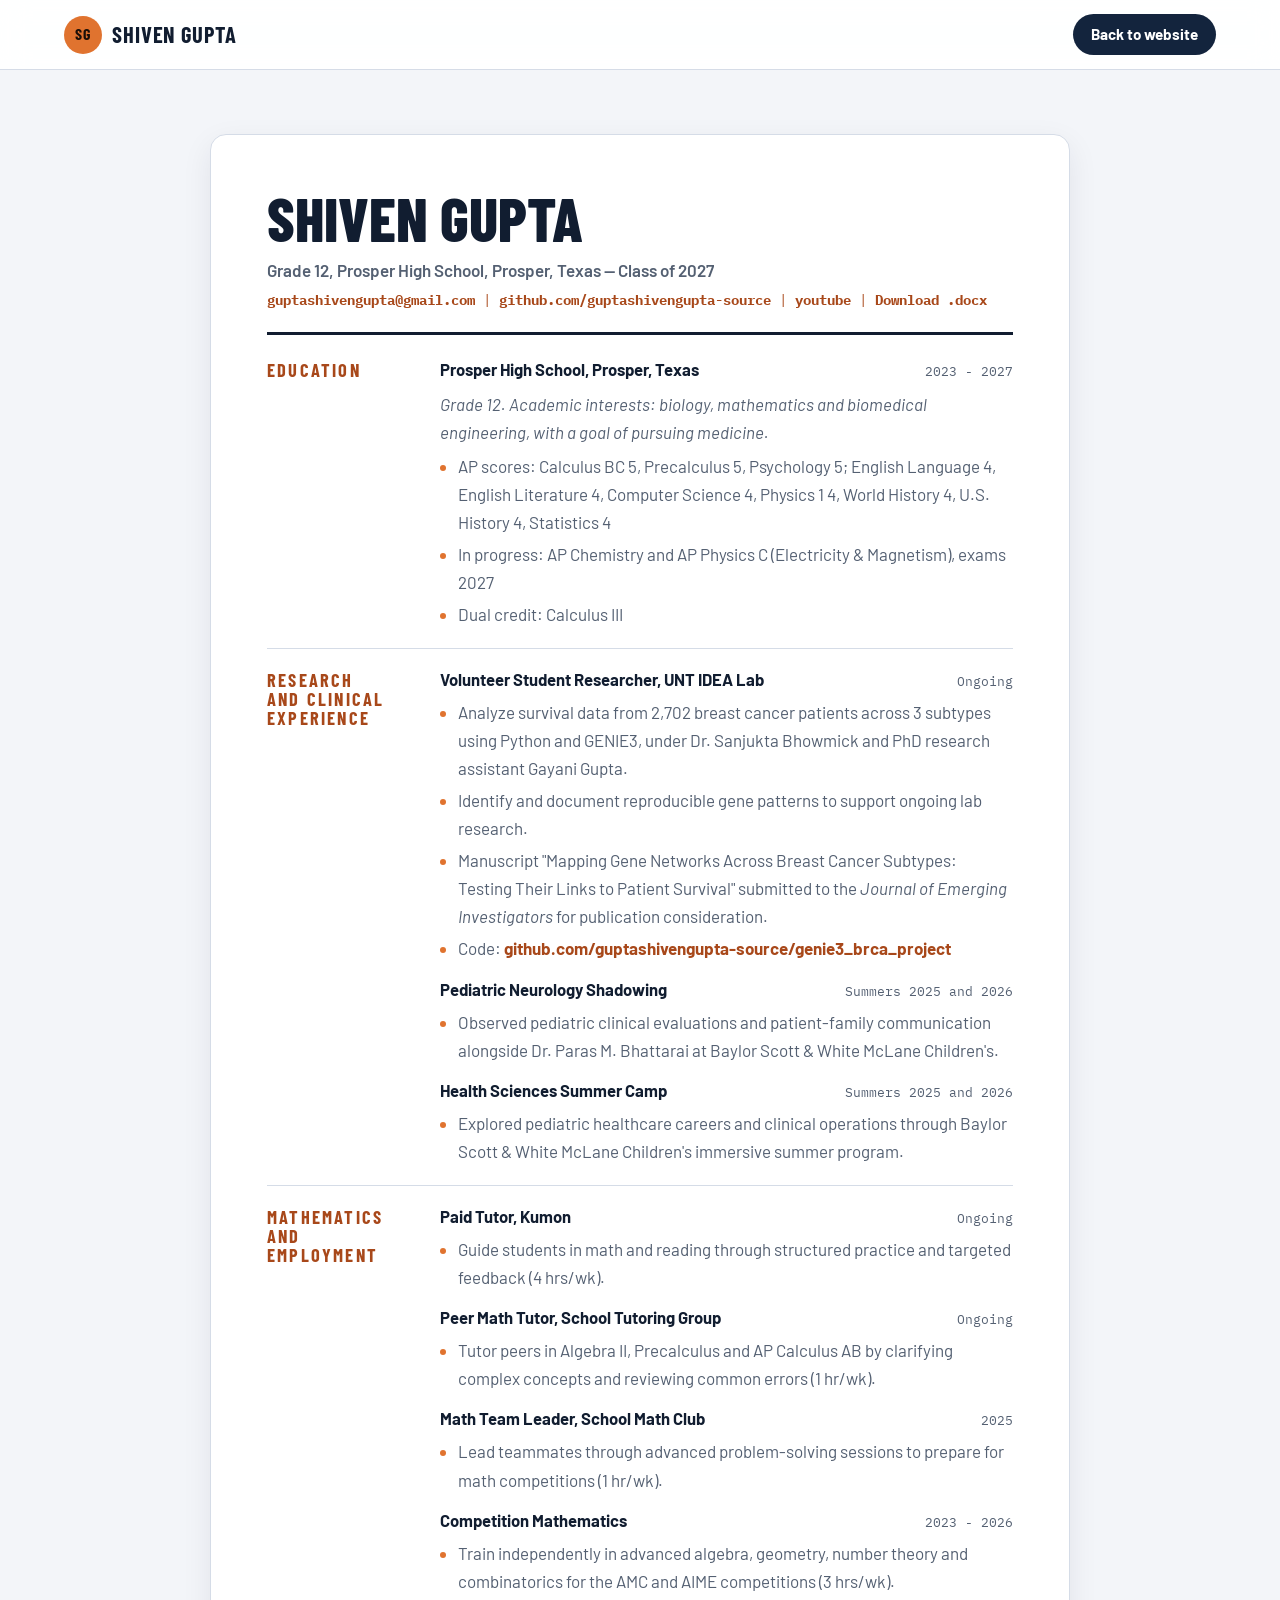
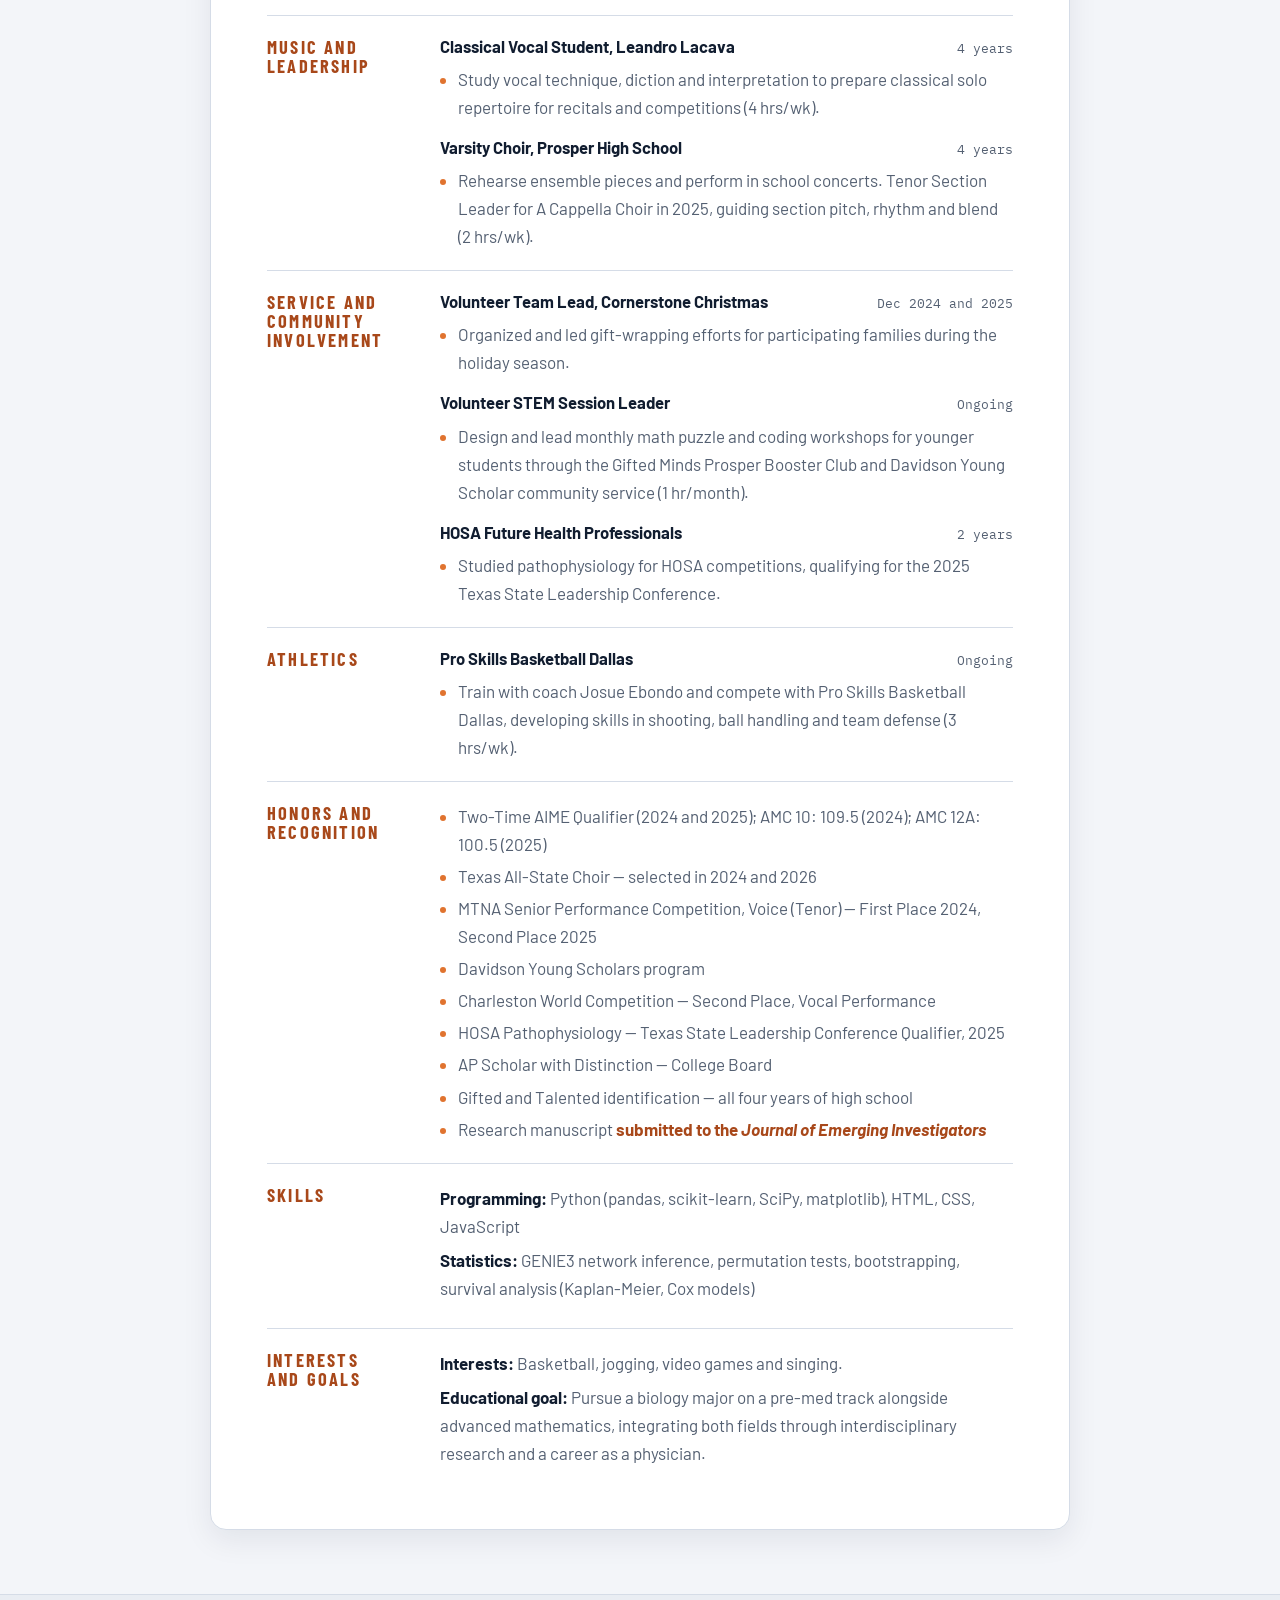
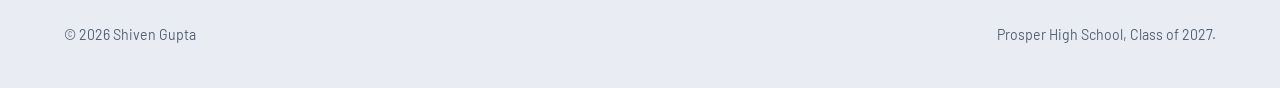
<file: resume.html>
<!DOCTYPE html>
<html lang="en">
<head>
  <meta charset="UTF-8">
  <meta name="viewport" content="width=device-width, initial-scale=1, viewport-fit=cover">
  <title>Resume - Shiven Gupta</title>
  <link rel="icon" href="images/favicon.svg" type="image/svg+xml">
  <link rel="preconnect" href="https://fonts.googleapis.com">
  <link rel="preconnect" href="https://fonts.gstatic.com" crossorigin>
  <link rel="stylesheet" href="https://fonts.googleapis.com/css2?family=Barlow+Condensed:wght@600;700;800&family=Barlow:ital,wght@0,400;0,500;0,600;0,700;1,400&family=IBM+Plex+Mono:ital,wght@0,400;0,500;0,600;1,400;1,500&display=swap">
  <link rel="stylesheet" href="css/style.css">
</head>
<body class="resume-page">
  <a class="skip-link" href="#main">Skip to content</a>

  <header class="site-header">
    <a class="brand" href="index.html">
      <span class="brand-mark" aria-hidden="true">SG</span>
      <span class="brand-name">Shiven Gupta</span>
    </a>
    <a class="nav-cta" href="index.html">Back to website</a>
  </header>

  <main id="main" class="wrap resume-wrap">
    <article class="resume">
      <header class="resume-head">
        <h1>Shiven Gupta</h1>
        <p class="resume-sub">Grade 12, Prosper High School, Prosper, Texas — Class of 2027</p>
        <p class="resume-contact"><a class="text-link" href="mailto:guptashivengupta@gmail.com">guptashivengupta@gmail.com</a> | <a class="text-link" href="https://github.com/guptashivengupta-source" target="_blank" rel="noopener">github.com/guptashivengupta-source</a> | <a class="text-link" href="https://www.youtube.com/channel/UC1koteK1j5fK1ObmD3EkGDw" target="_blank" rel="noopener">youtube</a> | <a class="text-link" href="files/Shiven_Gupta_Resume.docx">Download .docx</a></p>
      </header>

      <section class="resume-section">
        <h2>Education</h2>
        <div class="resume-body">
          <div class="resume-entry">
            <div class="resume-entry-head">
              <h3>Prosper High School, Prosper, Texas</h3>
              <p class="resume-date">2023 - 2027</p>
            </div>
            <p class="resume-role">Grade 12. Academic interests: biology, mathematics and biomedical engineering, with a goal of pursuing medicine.</p>
            <ul>
              <li>AP scores: Calculus BC 5, Precalculus 5, Psychology 5; English Language 4, English Literature 4, Computer Science 4, Physics 1 4, World History 4, U.S. History 4, Statistics 4</li>
              <li>In progress: AP Chemistry and AP Physics C (Electricity &amp; Magnetism), exams 2027</li>
              <li>Dual credit: Calculus III</li>
            </ul>
          </div>
        </div>
      </section>

      <section class="resume-section">
        <h2>Research and clinical experience</h2>
        <div class="resume-body">
          <div class="resume-entry">
            <div class="resume-entry-head">
              <h3>Volunteer Student Researcher, UNT IDEA Lab</h3>
              <p class="resume-date">Ongoing</p>
            </div>
            <ul>
              <li>Analyze survival data from 2,702 breast cancer patients across 3 subtypes using Python and GENIE3, under Dr. Sanjukta Bhowmick and PhD research assistant Gayani Gupta.</li>
              <li>Identify and document reproducible gene patterns to support ongoing lab research.</li>
              <li>Manuscript "Mapping Gene Networks Across Breast Cancer Subtypes: Testing Their Links to Patient Survival" submitted to the <em>Journal of Emerging Investigators</em> for publication consideration.</li>
              <li>Code: <a class="text-link" href="https://github.com/guptashivengupta-source/genie3_brca_project" target="_blank" rel="noopener">github.com/guptashivengupta-source/genie3_brca_project</a></li>
            </ul>
          </div>
          <div class="resume-entry">
            <div class="resume-entry-head">
              <h3>Pediatric Neurology Shadowing</h3>
              <p class="resume-date">Summers 2025 and 2026</p>
            </div>
            <ul>
              <li>Observed pediatric clinical evaluations and patient-family communication alongside Dr. Paras M. Bhattarai at Baylor Scott &amp; White McLane Children's.</li>
            </ul>
          </div>
          <div class="resume-entry">
            <div class="resume-entry-head">
              <h3>Health Sciences Summer Camp</h3>
              <p class="resume-date">Summers 2025 and 2026</p>
            </div>
            <ul>
              <li>Explored pediatric healthcare careers and clinical operations through Baylor Scott &amp; White McLane Children's immersive summer program.</li>
            </ul>
          </div>
        </div>
      </section>

      <section class="resume-section">
        <h2>Mathematics and employment</h2>
        <div class="resume-body">
          <div class="resume-entry">
            <div class="resume-entry-head">
              <h3>Paid Tutor, Kumon</h3>
              <p class="resume-date">Ongoing</p>
            </div>
            <ul>
              <li>Guide students in math and reading through structured practice and targeted feedback (4 hrs/wk).</li>
            </ul>
          </div>
          <div class="resume-entry">
            <div class="resume-entry-head">
              <h3>Peer Math Tutor, School Tutoring Group</h3>
              <p class="resume-date">Ongoing</p>
            </div>
            <ul>
              <li>Tutor peers in Algebra II, Precalculus and AP Calculus AB by clarifying complex concepts and reviewing common errors (1 hr/wk).</li>
            </ul>
          </div>
          <div class="resume-entry">
            <div class="resume-entry-head">
              <h3>Math Team Leader, School Math Club</h3>
              <p class="resume-date">2025</p>
            </div>
            <ul>
              <li>Lead teammates through advanced problem-solving sessions to prepare for math competitions (1 hr/wk).</li>
            </ul>
          </div>
          <div class="resume-entry">
            <div class="resume-entry-head">
              <h3>Competition Mathematics</h3>
              <p class="resume-date">2023 - 2026</p>
            </div>
            <ul>
              <li>Train independently in advanced algebra, geometry, number theory and combinatorics for the AMC and AIME competitions (3 hrs/wk).</li>
            </ul>
          </div>
        </div>
      </section>

      <section class="resume-section">
        <h2>Music and leadership</h2>
        <div class="resume-body">
          <div class="resume-entry">
            <div class="resume-entry-head">
              <h3>Classical Vocal Student, Leandro Lacava</h3>
              <p class="resume-date">4 years</p>
            </div>
            <ul>
              <li>Study vocal technique, diction and interpretation to prepare classical solo repertoire for recitals and competitions (4 hrs/wk).</li>
            </ul>
          </div>
          <div class="resume-entry">
            <div class="resume-entry-head">
              <h3>Varsity Choir, Prosper High School</h3>
              <p class="resume-date">4 years</p>
            </div>
            <ul>
              <li>Rehearse ensemble pieces and perform in school concerts. Tenor Section Leader for A Cappella Choir in 2025, guiding section pitch, rhythm and blend (2 hrs/wk).</li>
            </ul>
          </div>
        </div>
      </section>

      <section class="resume-section">
        <h2>Service and community involvement</h2>
        <div class="resume-body">
          <div class="resume-entry">
            <div class="resume-entry-head">
              <h3>Volunteer Team Lead, Cornerstone Christmas</h3>
              <p class="resume-date">Dec 2024 and 2025</p>
            </div>
            <ul>
              <li>Organized and led gift-wrapping efforts for participating families during the holiday season.</li>
            </ul>
          </div>
          <div class="resume-entry">
            <div class="resume-entry-head">
              <h3>Volunteer STEM Session Leader</h3>
              <p class="resume-date">Ongoing</p>
            </div>
            <ul>
              <li>Design and lead monthly math puzzle and coding workshops for younger students through the Gifted Minds Prosper Booster Club and Davidson Young Scholar community service (1 hr/month).</li>
            </ul>
          </div>
          <div class="resume-entry">
            <div class="resume-entry-head">
              <h3>HOSA Future Health Professionals</h3>
              <p class="resume-date">2 years</p>
            </div>
            <ul>
              <li>Studied pathophysiology for HOSA competitions, qualifying for the 2025 Texas State Leadership Conference.</li>
            </ul>
          </div>
        </div>
      </section>

      <section class="resume-section">
        <h2>Athletics</h2>
        <div class="resume-body">
          <div class="resume-entry">
            <div class="resume-entry-head">
              <h3>Pro Skills Basketball Dallas</h3>
              <p class="resume-date">Ongoing</p>
            </div>
            <ul>
              <li>Train with coach Josue Ebondo and compete with Pro Skills Basketball Dallas, developing skills in shooting, ball handling and team defense (3 hrs/wk).</li>
            </ul>
          </div>
        </div>
      </section>

      <section class="resume-section">
        <h2>Honors and recognition</h2>
        <div class="resume-body">
          <ul>
            <li>Two-Time AIME Qualifier (2024 and 2025); AMC 10: 109.5 (2024); AMC 12A: 100.5 (2025)</li>
            <li>Texas All-State Choir — selected in 2024 and 2026</li>
            <li>MTNA Senior Performance Competition, Voice (Tenor) — First Place 2024, Second Place 2025</li>
            <li>Davidson Young Scholars program</li>
            <li>Charleston World Competition — Second Place, Vocal Performance</li>
            <li>HOSA Pathophysiology — Texas State Leadership Conference Qualifier, 2025</li>
            <li>AP Scholar with Distinction — College Board</li>
            <li>Gifted and Talented identification — all four years of high school</li>
            <li>Research manuscript <a class="text-link" href="files/jei-submission.pdf">submitted to the <em>Journal of Emerging Investigators</em></a></li>
          </ul>
        </div>
      </section>

      <section class="resume-section">
        <h2>Skills</h2>
        <div class="resume-body">
          <p><strong>Programming:</strong> Python (pandas, scikit-learn, SciPy, matplotlib), HTML, CSS, JavaScript</p>
          <p><strong>Statistics:</strong> GENIE3 network inference, permutation tests, bootstrapping, survival analysis (Kaplan-Meier, Cox models)</p>
        </div>
      </section>

      <section class="resume-section">
        <h2>Interests and goals</h2>
        <div class="resume-body">
          <p><strong>Interests:</strong> Basketball, jogging, video games and singing.</p>
          <p><strong>Educational goal:</strong> Pursue a biology major on a pre-med track alongside advanced mathematics, integrating both fields through interdisciplinary research and a career as a physician.</p>
        </div>
      </section>
    </article>
  </main>

  <footer class="site-footer">
    <div class="wrap footer-row">
      <p>© 2026 Shiven Gupta</p>
      <p class="footer-note">Prosper High School, Class of 2027.</p>
    </div>
  </footer>
</body>
</html>
</file>
<file: css/style.css>
/* styles for Shiven's website */

:root {
  --bg: #f3f5f9;
  --surface: #ffffff;
  --surface-2: #e9edf3;
  --border: #d5dce7;
  --text: #111d30;
  --text-2: #546072;
  --orange: #a8481a;
  --orange-2: #e0732f;
  --orange-bg: #fbe7da;
  --blue: #3e6896;
  --bar-bg: #e1e6ee;
  --purple: #6a43a6;
  --purple-bg: #efe8f8;
  --petal: #ffffff;
  --btn: #13243d;
  --btn-text: #ffffff;
  --btn-hover: #a8481a;
  --header: rgba(255, 255, 255, 0.92);
  --shadow: 0 10px 30px rgba(17, 29, 48, 0.08);
  --shadow-big: 0 22px 50px rgba(17, 29, 48, 0.16);

  --navy: #0c1525;
  --navy-2: #172b4b;
  --panel-1: #12233d;
  --panel-2: #1b3459;
  --scoreboard: #0b1628;
  --line-dark: rgba(255, 255, 255, 0.14);
  --court-line: rgba(255, 255, 255, 0.075);
  --glass: rgba(255, 255, 255, 0.06);
  --light: #f2f5f9;
  --light-2: rgba(229, 236, 245, 0.76);
  --peach: #f4a067;
  --peach-2: #f8bb8f;
  --peach-line: rgba(244, 160, 103, 0.5);
  --brown: #1a0f08;
  --glow-1: rgba(224, 115, 47, 0.3);
  --glow-2: rgba(62, 104, 150, 0.35);
  --frame-1: rgba(244, 160, 103, 0.38);
  --frame-2: rgba(255, 255, 255, 0.04);
  --frame-line: rgba(244, 160, 103, 0.22);
  --frame-shadow: rgba(0, 0, 0, 0.45);
  --shine: rgba(255, 255, 255, 0.07);
  --net-node: #cdd8e6;
  --net-spoke: rgba(244, 160, 103, 0.62);
  --net-link: rgba(229, 236, 245, 0.22);
  --net-halo: rgba(244, 160, 103, 0.22);

  --font-title: "Barlow Condensed", "Arial Narrow", sans-serif;
  --font: "Barlow", "Segoe UI", Arial, sans-serif;
  --font-code: "IBM Plex Mono", Consolas, monospace;
  --font-math: "Cambria Math", Georgia, serif;

  --max: 1180px;
  --side: max(16px, 5vw);
  --radius: 16px;
}

@media (prefers-color-scheme: dark) {
  :root:not([data-theme="light"]) {
    --bg: #0a111c;
    --surface: #0f1827;
    --surface-2: #0c1422;
    --border: #233149;
    --text: #e6ebf2;
    --text-2: #9eacbf;
    --orange: #f39a5f;
    --orange-2: #ec8344;
    --orange-bg: #2c1d14;
    --blue: #8db2e0;
    --bar-bg: #1c283a;
    --purple: #b294ea;
    --purple-bg: #241b36;
    --btn: #ec8344;
    --btn-text: #111a28;
    --btn-hover: #f6ab78;
    --header: rgba(12, 20, 33, 0.9);
    --shadow: 0 10px 30px rgba(0, 0, 0, 0.35);
    --shadow-big: 0 22px 50px rgba(0, 0, 0, 0.5);
    --panel-1: #13243f;
    --panel-2: #1c3358;
    color-scheme: dark;
  }
}

:root[data-theme="dark"] {
  --bg: #0a111c;
  --surface: #0f1827;
  --surface-2: #0c1422;
  --border: #233149;
  --text: #e6ebf2;
  --text-2: #9eacbf;
  --orange: #f39a5f;
  --orange-2: #ec8344;
  --orange-bg: #2c1d14;
  --blue: #8db2e0;
  --bar-bg: #1c283a;
  --purple: #b294ea;
  --purple-bg: #241b36;
  --btn: #ec8344;
  --btn-text: #111a28;
  --btn-hover: #f6ab78;
  --header: rgba(12, 20, 33, 0.9);
  --shadow: 0 10px 30px rgba(0, 0, 0, 0.35);
  --shadow-big: 0 22px 50px rgba(0, 0, 0, 0.5);
  --panel-1: #13243f;
  --panel-2: #1c3358;
  color-scheme: dark;
}

* {
  box-sizing: border-box;
}

html {
  scroll-behavior: smooth;
  scroll-padding-top: 86px;
}

body {
  margin: 0;
  font-family: var(--font);
  font-size: 17px;
  line-height: 1.65;
  color: var(--text);
  background: var(--bg);
  -webkit-font-smoothing: antialiased;
}

img, svg, canvas {
  display: block;
  max-width: 100%;
}

a {
  color: inherit;
  text-decoration: none;
}

:focus-visible {
  outline: 3px solid var(--orange-2);
  outline-offset: 3px;
}

h1, h2, h3, h4 {
  margin: 0;
  color: var(--text);
  text-wrap: balance;
}

h1, h2 {
  font-family: var(--font-title);
}

h1 {
  font-size: clamp(3.4rem, 2rem + 6vw, 6.6rem);
  font-weight: 800;
  line-height: 0.9;
  text-transform: uppercase;
}

h2 {
  margin-bottom: 16px;
  font-size: clamp(2.1rem, 1.5rem + 2.2vw, 3.2rem);
  line-height: 1.04;
}

h3 {
  margin-bottom: 8px;
  font-size: 1.16rem;
  line-height: 1.3;
}

p {
  margin: 0 0 1em;
}

p:last-child {
  margin-bottom: 0;
}

code {
  padding: 3px 8px;
  border-radius: 6px;
  background: var(--surface-2);
  font-family: var(--font-code);
  font-size: 0.8rem;
}

.wrap {
  max-width: calc(var(--max) + 2 * var(--side));
  margin: 0 auto;
  padding-inline: var(--side);
}

.skip-link {
  position: absolute;
  top: -100px;
  left: 16px;
  z-index: 100;
  padding: 10px 16px;
  border-radius: 8px;
  background: var(--btn);
  color: var(--btn-text);
}

.skip-link:focus {
  top: 12px;
}

.visually-hidden {
  position: absolute !important;
  width: 1px;
  height: 1px;
  overflow: hidden;
  clip: rect(0 0 0 0);
  white-space: nowrap;
}

.eyebrow {
  margin: 0 0 12px;
  font-family: var(--font-title);
  font-size: 0.98rem;
  font-weight: 700;
  letter-spacing: 0.14em;
  text-transform: uppercase;
  color: var(--orange);
}

.kicker {
  display: block;
  margin: 0 0 8px;
  font-family: var(--font-code);
  font-size: 0.76rem;
  letter-spacing: 0.12em;
  text-transform: uppercase;
  color: var(--orange);
}

.lead {
  max-width: 64ch;
  font-size: 1.12rem;
  color: var(--text-2);
}

.prose {
  max-width: 62ch;
  margin-bottom: 22px;
  font-size: 1.08rem;
  color: var(--text-2);
}

.gene {
  font-family: var(--font-code);
  font-size: 0.92em;
  font-style: italic;
}

.text-link {
  font-weight: 700;
  color: var(--orange);
}

.text-link:hover {
  text-decoration: underline;
}

.site-header {
  position: sticky;
  top: env(safe-area-inset-top, 0px);
  z-index: 50;
  display: flex;
  align-items: center;
  gap: 20px;
  min-height: 70px;
  padding: 10px var(--side);
  background: var(--header);
  backdrop-filter: blur(14px);
  border-bottom: 1px solid var(--border);
}

.brand {
  display: flex;
  align-items: center;
  gap: 10px;
  font-family: var(--font-title);
  font-size: 1.4rem;
  font-weight: 700;
  letter-spacing: 0.04em;
  text-transform: uppercase;
  white-space: nowrap;
}

.brand-mark {
  display: grid;
  place-items: center;
  flex-shrink: 0;
  width: 38px;
  height: 38px;
  border-radius: 50%;
  background: var(--orange-2);
  color: var(--brown);
  font-size: 1rem;
}

.nav {
  display: flex;
  gap: clamp(14px, 1.8vw, 26px);
  margin-left: auto;
  font-weight: 600;
  color: var(--text-2);
}

.nav a {
  padding: 4px 0;
  border-bottom: 2px solid transparent;
}

.nav a:hover {
  color: var(--text);
  border-color: var(--orange-2);
}

.nav-cta {
  flex-shrink: 0;
  padding: 8px 18px;
  border-radius: 999px;
  background: var(--btn);
  color: var(--btn-text);
  font-size: 0.95rem;
  font-weight: 700;
}

.nav-cta:hover {
  background: var(--btn-hover);
}

.resume-page .nav-cta {
  margin-left: auto;
}

.menu-toggle {
  display: none;
  align-items: center;
  gap: 8px;
  height: 40px;
  padding: 0 14px;
  border: 1px solid var(--border);
  border-radius: 999px;
  background: var(--surface);
  color: var(--text);
  font: inherit;
  font-size: 0.95rem;
  font-weight: 600;
  cursor: pointer;
}

.menu-icon, .menu-icon::before, .menu-icon::after {
  display: block;
  width: 16px;
  height: 2px;
  background: currentColor;
  transition: transform 0.2s;
}

.menu-icon {
  position: relative;
}

.menu-icon::before, .menu-icon::after {
  content: "";
  position: absolute;
  left: 0;
}

.menu-icon::before { top: -5px; }
.menu-icon::after { top: 5px; }

.menu-toggle[aria-expanded="true"] .menu-icon {
  background: transparent;
}

.menu-toggle[aria-expanded="true"] .menu-icon::before {
  top: 0;
  transform: rotate(45deg);
}

.menu-toggle[aria-expanded="true"] .menu-icon::after {
  top: 0;
  transform: rotate(-45deg);
}

.section {
  padding-block: clamp(64px, 8vw, 104px);
}

.section-surface {
  --card-bg: var(--bg);
  background: var(--surface);
}

.section-alt {
  --card-bg: var(--surface);
  background: var(--surface-2);
}

.section-panel {
  padding-block: clamp(24px, 3vw, 40px);
}

.section-heading {
  max-width: 780px;
  margin-bottom: clamp(32px, 4vw, 48px);
}

.card {
  padding: clamp(22px, 2.4vw, 28px);
  border: 1px solid var(--border);
  border-radius: var(--radius);
  background: var(--card-bg, var(--surface));
  color: var(--text-2);
}

.button-row {
  display: flex;
  flex-wrap: wrap;
  gap: 12px;
  margin-top: 28px;
}

.btn {
  display: inline-flex;
  align-items: center;
  justify-content: center;
  min-height: 50px;
  padding: 0 24px;
  border: 1px solid transparent;
  border-radius: 999px;
  font-weight: 700;
  transition: transform 0.2s, background 0.2s;
}

.btn:hover {
  transform: translateY(-2px);
}

.btn-primary {
  background: var(--peach);
  color: var(--brown);
}

.btn-primary:hover {
  background: var(--peach-2);
}

.btn-ghost {
  border-color: var(--peach-line);
  color: var(--peach);
}

.btn-ghost:hover {
  border-color: var(--peach);
  background: var(--glass);
}

.tags {
  display: flex;
  flex-wrap: wrap;
  gap: 6px;
  margin: 0 0 14px;
  padding: 0;
  list-style: none;
}

.tags li {
  padding: 3px 10px;
  border-radius: 999px;
  background: var(--orange-bg);
  color: var(--orange);
  font-family: var(--font-code);
  font-size: 0.74rem;
}

.hero {
  position: relative;
  overflow: hidden;
  isolation: isolate;
  padding-block: clamp(56px, 8vw, 112px);
  color: var(--light);
  background:
    radial-gradient(60rem 32rem at 88% -12%, var(--glow-1), transparent 62%),
    radial-gradient(44rem 30rem at -8% 112%, var(--glow-2), transparent 62%),
    linear-gradient(160deg, var(--navy), var(--navy-2));
}

.hero-court {
  position: absolute;
  inset: 0;
  z-index: -1;
  width: 100%;
  height: 100%;
  max-width: none;
  stroke: var(--court-line);
  stroke-width: 1.5px;
}

.hero-court * {
  vector-effect: non-scaling-stroke;
}

.hero-grid {
  display: grid;
  grid-template-columns: minmax(0, 1.2fr) minmax(0, 0.8fr);
  gap: clamp(40px, 6vw, 88px);
  align-items: center;
}

.hero h1 {
  margin-bottom: 22px;
  color: var(--light);
}

.hero h1 span {
  display: block;
}

.hero .eyebrow {
  color: var(--peach);
}

.hero-role {
  margin-bottom: 18px;
  font-size: clamp(1.12rem, 1rem + 0.6vw, 1.4rem);
  font-weight: 600;
  line-height: 1.4;
  color: var(--peach);
}

.hero-text {
  max-width: 58ch;
  font-size: 1.08rem;
  color: var(--light-2);
}

.player-photo {
  width: 100%;
  max-width: 420px;
  margin-left: auto;
}

.player-photo img {
  width: 100%;
  height: auto;
  aspect-ratio: 4 / 5;
  object-fit: cover;
  border-radius: 22px;
}

.photo-stat {
  display: flex;
  align-items: baseline;
  justify-content: center;
  gap: 8px;
  margin-top: 12px;
  font-family: var(--font-code);
  font-size: 0.86rem;
  letter-spacing: 0.08em;
  text-transform: uppercase;
  color: var(--light-2);
}

.photo-stat .stat-num {
  font-family: var(--font-title);
  font-size: 1.6rem;
  font-weight: 700;
  color: var(--peach);
}

.net {
  width: 100%;
  height: auto;
}

.net-link {
  fill: none;
  stroke: var(--net-link);
  stroke-width: 1.2;
}

.net-spoke {
  stroke: var(--net-spoke);
  stroke-linecap: round;
}

.net-node {
  fill: var(--net-node);
}

.net-label {
  fill: var(--light-2);
  font-family: var(--font-code);
  font-size: 12px;
  font-style: italic;
}

.net-hub {
  fill: var(--peach);
}

.net-hub-label {
  fill: var(--brown);
  font-family: var(--font-code);
  font-size: 11px;
  font-style: italic;
  font-weight: 600;
}

.net-halo {
  fill: var(--net-halo);
  transform-box: fill-box;
  transform-origin: center;
  animation: pulse 3.2s ease-in-out infinite;
}

@keyframes pulse {
  50% {
    transform: scale(1.22);
    opacity: 0.45;
  }
}

.about-grid {
  display: grid;
  grid-template-columns: minmax(0, 1.15fr) minmax(0, 0.85fr);
  gap: clamp(32px, 5vw, 72px);
  align-items: start;
}

.about-side {
  display: grid;
  gap: 16px;
}

.facts {
  margin: 0;
}

.facts div {
  display: grid;
  grid-template-columns: 8.5em 1fr;
  gap: 12px;
  padding: 9px 0;
  border-bottom: 1px dashed var(--border);
}

.facts div:last-child {
  padding-bottom: 0;
  border: 0;
}

.facts dt {
  font-size: 0.92rem;
}

.facts dd {
  margin: 0;
  font-weight: 600;
  color: var(--text);
}

.now-list {
  display: grid;
  gap: 14px;
  margin: 0;
  padding: 0;
  list-style: none;
  color: var(--text);
}

.now-list .kicker {
  margin-bottom: 2px;
}

.panel {
  padding: clamp(32px, 5vw, 64px) clamp(20px, 4.5vw, 64px);
  border: 1px solid var(--line-dark);
  border-radius: 28px;
  background: linear-gradient(135deg, var(--panel-1), var(--panel-2));
  box-shadow: var(--shadow-big);
  color: var(--light);
}

.panel h2, .panel h3 {
  color: var(--light);
}

.panel .eyebrow {
  color: var(--peach);
}

.panel .lead {
  color: var(--light-2);
}

.panel-grid {
  display: grid;
  grid-template-columns: repeat(2, minmax(0, 1fr));
  gap: 16px;
}

.panel-grid-3 {
  grid-template-columns: repeat(3, minmax(0, 1fr));
}

.panel-item {
  padding: 22px 24px;
  border: 1px solid var(--line-dark);
  border-radius: var(--radius);
  background: var(--glass);
  color: var(--light-2);
}

.chip-list {
  display: flex;
  flex-wrap: wrap;
  gap: 8px;
  margin: 6px 0 0;
  padding: 0;
  list-style: none;
}

.chip-list li {
  padding: 4px 12px;
  border: 1px solid var(--line-dark);
  border-radius: 999px;
  font-size: 0.92rem;
  color: var(--light);
}

.scoreboard {
  display: grid;
  grid-template-columns: repeat(4, 1fr);
  gap: 1px;
  margin: 0 0 10px;
  overflow: hidden;
  border: 1px solid var(--line-dark);
  border-radius: var(--radius);
  background: var(--line-dark);
}

.scoreboard div {
  display: flex;
  flex-direction: column-reverse;
  justify-content: flex-end;
  align-items: center;
  gap: 8px;
  padding: 18px 10px;
  background: var(--scoreboard);
}

.scoreboard dd {
  margin: 0;
  font-family: var(--font-title);
  font-size: clamp(2.2rem, 1.6rem + 2vw, 3rem);
  font-weight: 700;
  line-height: 1;
  color: var(--peach);
}

.scoreboard dt {
  text-align: center;
  font-family: var(--font-code);
  font-size: 0.72rem;
  letter-spacing: 0.12em;
  text-transform: uppercase;
  color: var(--light-2);
}

.scoreboard-note {
  margin: 0 0 28px;
  font-family: var(--font-code);
  font-size: 0.76rem;
  color: var(--light-2);
}

.interests {
  display: grid;
  grid-template-columns: repeat(2, minmax(0, 1fr));
  gap: 16px;
  margin-bottom: clamp(56px, 7vw, 88px);
}

.project-head {
  display: grid;
  grid-template-columns: minmax(0, 1.1fr) minmax(0, 0.9fr);
  gap: clamp(24px, 4vw, 56px);
  align-items: center;
  margin-bottom: clamp(32px, 4vw, 48px);
}

.project-text {
  color: var(--text-2);
}

.project-title {
  margin-bottom: 14px;
  font-family: var(--font-title);
  font-size: clamp(1.8rem, 1.3rem + 1.6vw, 2.5rem);
  line-height: 1.08;
}

.btn-dark {
  margin-top: 22px;
  background: var(--btn);
  color: var(--btn-text);
}

.btn-dark:hover {
  background: var(--btn-hover);
}

.net-card {
  margin: 0;
  padding: 16px 16px 18px;
  border: 1px solid var(--line-dark);
  border-radius: var(--radius);
  background: radial-gradient(120% 80% at 50% 0%, var(--shine), transparent 60%), var(--navy);
}

.net-card figcaption {
  margin-top: 6px;
  text-align: center;
  font-family: var(--font-code);
  font-size: 0.74rem;
  color: var(--light-2);
}

.steps {
  display: grid;
  grid-template-columns: repeat(4, minmax(0, 1fr));
  gap: 16px;
  margin: 0 0 clamp(56px, 7vw, 88px);
  padding: 0;
  list-style: none;
}

.step h3 {
  font-size: 1.08rem;
}

.step p:last-child {
  font-size: 0.98rem;
}

.findings {
  display: grid;
  gap: clamp(56px, 7vw, 88px);
}

.finding {
  display: grid;
  grid-template-columns: minmax(0, 0.8fr) minmax(0, 1.2fr);
  gap: clamp(24px, 4vw, 56px);
  align-items: start;
}

.finding-wide {
  grid-template-columns: minmax(0, 1fr);
}

.finding-wide .finding-text {
  max-width: 74ch;
}

.finding-text {
  color: var(--text-2);
}

.finding-text h3 {
  margin-bottom: 12px;
  font-size: clamp(1.3rem, 1.1rem + 0.6vw, 1.6rem);
}

.fig {
  min-width: 0;
  margin: 0;
  padding: clamp(18px, 2.6vw, 28px);
  border: 1px solid var(--border);
  border-radius: var(--radius);
  background: var(--surface);
}

.fig figcaption {
  margin-top: 16px;
  font-size: 0.88rem;
  line-height: 1.5;
  color: var(--text-2);
}

.legend {
  display: flex;
  flex-wrap: wrap;
  gap: 6px 18px;
  margin: 0 0 18px;
  padding: 0;
  list-style: none;
  font-size: 0.86rem;
  color: var(--text-2);
}

.legend li {
  display: flex;
  align-items: center;
  gap: 8px;
}

.swatch {
  width: 12px;
  height: 12px;
  border-radius: 3px;
}

.swatch-tf, .swatch-tcga {
  background: var(--orange-2);
}

.swatch-gene, .swatch-metabric {
  background: var(--blue);
}

.swatch-cut {
  width: 0;
  height: 14px;
  border-left: 2px dashed var(--text-2);
  border-radius: 0;
}

.research-notes {
  display: grid;
  grid-template-columns: repeat(3, minmax(0, 1fr));
  gap: 16px;
  margin-top: clamp(56px, 7vw, 88px);
}

.community-head {
  margin: clamp(40px, 5vw, 64px) 0 20px;
}

.music-grid {
  display: grid;
  grid-template-columns: minmax(0, 1.2fr) minmax(0, 0.8fr);
  gap: clamp(24px, 4vw, 56px);
  align-items: start;
}

.music-photo {
  margin: 0;
  padding: 12px;
  border: 1px solid var(--border);
  border-radius: var(--radius);
  background: var(--surface);
}

.music-photo img {
  width: 100%;
  height: auto;
  border-radius: calc(var(--radius) - 6px);
  object-fit: cover;
}

.music-photo figcaption {
  margin-top: 10px;
  text-align: center;
  font-family: var(--font-code);
  font-size: 0.74rem;
  color: var(--text-2);
}

.game-video {
  margin: clamp(32px, 4vw, 48px) 0 0;
}

.game-video video {
  display: block;
  width: 100%;
  border-radius: var(--radius);
}

.game-video figcaption {
  margin-top: 10px;
  text-align: center;
  font-family: var(--font-code);
  font-size: 0.74rem;
  color: var(--light-2);
}

.table-scroll {
  overflow-x: auto;
}

.overlap-table {
  width: 100%;
  border-collapse: collapse;
  font-size: 0.95rem;
}

.overlap-table th, .overlap-table td {
  padding: 14px 10px;
  border-bottom: 1px solid var(--border);
  text-align: left;
}

.overlap-table thead th {
  padding-top: 0;
  font-size: 0.74rem;
  font-weight: 600;
  letter-spacing: 0.08em;
  text-transform: uppercase;
  vertical-align: bottom;
  color: var(--text-2);
}

.overlap-table tbody th {
  width: 58%;
  font-weight: 600;
}

.overlap-table tr > :first-child {
  padding-left: 0;
}

.overlap-table tr > :last-child {
  padding-right: 0;
  text-align: right;
}

.overlap-table tbody tr:last-child > * {
  border-bottom: 0;
}

.vs {
  font-weight: 400;
  color: var(--text-2);
}

.meter {
  width: 100%;
  height: 8px;
  margin-top: 8px;
}

.meter-track, .bar-track {
  fill: var(--bar-bg);
}

.meter-fill, .bar-fill {
  fill: var(--blue);
}

.num {
  font-family: var(--font-code);
  white-space: nowrap;
}

.num .of {
  font-size: 0.85em;
  color: var(--text-2);
}

.num-big {
  font-size: 1.3rem;
  font-weight: 600;
  color: var(--orange);
}

.num-big.is-zero {
  color: var(--text-2);
}

.hubs {
  display: grid;
  grid-template-columns: repeat(3, minmax(0, 1fr));
  gap: 28px 32px;
}

.hub-title {
  margin: 0 0 12px;
  padding-bottom: 8px;
  border-bottom: 2px solid var(--text);
  font-family: var(--font-title);
  font-size: 1.2rem;
  letter-spacing: 0.04em;
  text-transform: uppercase;
}

.hub-list {
  display: grid;
  gap: 8px;
  margin: 0;
  padding: 0;
  list-style: none;
}

.hub-list li {
  display: grid;
  grid-template-columns: 5.6em minmax(0, 1fr) 2.8em;
  align-items: center;
  gap: 10px;
  font-size: 0.9rem;
}

.is-tf .gene {
  font-weight: 600;
  color: var(--orange);
}

.is-tf .bar-fill {
  fill: var(--orange-2);
}

.hub-bar {
  width: 100%;
  height: 12px;
  overflow: visible;
}

.bar-cut {
  stroke: var(--text-2);
  stroke-width: 2;
  stroke-dasharray: 3 2;
}

.hub-val {
  text-align: right;
  font-family: var(--font-code);
  font-size: 0.78rem;
  color: var(--text-2);
}

.forest-row {
  display: grid;
  grid-template-columns: 9.5em minmax(0, 1fr) 6.8em;
  grid-template-areas: "name plot vals";
  align-items: center;
  column-gap: 16px;
}

.forest-name {
  grid-area: name;
  margin: 0;
  font-weight: 600;
  line-height: 1.3;
}

.forest-name span {
  display: block;
  font-family: var(--font-code);
  font-size: 0.76rem;
  font-weight: 400;
  color: var(--text-2);
}

.forest-plot {
  grid-area: plot;
  width: 100%;
  height: 58px;
  overflow: visible;
}

.forest-vals {
  grid-area: vals;
  margin: 0;
  text-align: right;
  white-space: nowrap;
  font-family: var(--font-code);
  font-size: 0.86rem;
  color: var(--text-2);
}

.forest-vals .is-tcga {
  font-weight: 600;
  color: var(--orange);
}

.forest-vals .is-metabric {
  font-weight: 600;
  color: var(--blue);
}

.forest-grid {
  stroke: var(--border);
}

.forest-grid.is-one {
  stroke: var(--text-2);
  stroke-width: 2;
  stroke-dasharray: 4 3;
}

.ci {
  stroke-width: 2;
}

.ci.is-tcga {
  stroke: var(--orange-2);
}

.ci.is-metabric {
  stroke: var(--blue);
}

.dot {
  stroke: var(--surface);
  stroke-width: 2;
}

.dot.is-tcga {
  fill: var(--orange-2);
}

.dot.is-metabric {
  fill: var(--blue);
}

.forest-axis {
  grid-area: plot;
  width: 100%;
  height: 22px;
  margin-top: 4px;
  overflow: visible;
  fill: var(--text-2);
  font-family: var(--font-code);
  font-size: 12px;
}

.spark {
  margin: auto 0 0;
  padding-top: 18px;
}

.spark-svg {
  width: 100%;
  height: auto;
}

.spark-grid {
  stroke: var(--border);
}

.spark-area {
  fill: var(--orange-bg);
}

.spark-line {
  fill: none;
  stroke: var(--orange-2);
  stroke-width: 3;
  stroke-linecap: round;
  stroke-linejoin: round;
}

.spark-dot {
  fill: var(--orange-2);
  stroke: var(--card-bg, var(--surface));
  stroke-width: 3;
}

.spark-caption {
  display: flex;
  flex-wrap: wrap;
  justify-content: space-between;
  gap: 4px 12px;
  margin-top: 10px;
  font-family: var(--font-code);
  font-size: 0.76rem;
  color: var(--text-2);
}

.spark-total {
  flex-basis: 100%;
  color: var(--text);
}

.project-feature {
  display: grid;
  grid-template-columns: minmax(0, 1fr) minmax(0, 1fr);
  gap: clamp(24px, 4vw, 56px);
  align-items: center;
  margin-bottom: 16px;
}

.project-feature h3 {
  font-family: var(--font-title);
  font-size: 2rem;
  letter-spacing: 0.02em;
  text-transform: uppercase;
}

.punnett {
  display: grid;
  justify-items: center;
  gap: 18px;
  padding: clamp(18px, 3vw, 28px);
  border: 1px solid var(--border);
  border-radius: var(--radius);
  background: var(--surface);
}

.punnett-controls {
  display: flex;
  flex-wrap: wrap;
  align-items: flex-end;
  justify-content: center;
  gap: 12px 16px;
}

.field {
  display: grid;
  gap: 4px;
}

.field label {
  font-family: var(--font-code);
  font-size: 0.72rem;
  letter-spacing: 0.1em;
  text-transform: uppercase;
  color: var(--text-2);
}

.field select {
  min-width: 92px;
  height: 42px;
  padding: 0 12px;
  border: 1px solid var(--border);
  border-radius: 10px;
  background: var(--surface);
  color: var(--text);
  font-family: var(--font-code);
  font-size: 1.05rem;
  font-style: italic;
  cursor: pointer;
}

.punnett-times {
  padding-bottom: 6px;
  font-size: 1.4rem;
  color: var(--text-2);
}

.punnett-grid {
  border-spacing: 6px;
  font-family: var(--font-code);
  font-style: italic;
}

.punnett-grid th {
  width: 44px;
  height: 40px;
  color: var(--orange);
}

.punnett-grid tbody td {
  width: 96px;
  height: 76px;
  border: 1px solid var(--border);
  border-radius: 12px;
  text-align: center;
  font-size: 1.25rem;
}

.punnett-grid tbody td::before {
  content: "";
  display: block;
  width: 14px;
  height: 14px;
  margin: 0 auto 6px;
  border-radius: 50%;
}

.punnett-grid td.is-purple {
  border-color: transparent;
  background: var(--purple-bg);
}

.punnett-grid td.is-purple::before {
  background: var(--purple);
}

.punnett-grid td.is-white::before {
  border: 2px solid var(--text-2);
  background: var(--petal);
}

.punnett-result {
  text-align: center;
}

.punnett-result p {
  margin: 0;
}

.punnett-result strong {
  margin-right: 10px;
  font-family: var(--font-code);
  font-size: 0.72rem;
  font-weight: 500;
  letter-spacing: 0.1em;
  text-transform: uppercase;
  color: var(--text-2);
}

.alleles {
  font-family: var(--font-code);
  font-style: italic;
}

.project-grid {
  display: grid;
  grid-template-columns: repeat(3, minmax(0, 1fr));
  gap: 16px;
}

.project-card {
  display: flex;
  flex-direction: column;
  transition: transform 0.2s, border-color 0.2s;
}

.project-card:hover {
  transform: translateY(-3px);
  border-color: var(--orange-2);
  box-shadow: var(--shadow);
}

.spiral-wrap {
  margin-top: auto;
  padding-top: 18px;
}

.prime-spiral {
  margin: 0 auto;
  color: var(--orange-2);
  image-rendering: pixelated;
}

.file-list {
  display: flex;
  flex-wrap: wrap;
  gap: 6px;
  margin-top: auto;
  padding-top: 18px;
}

.talks {
  margin: 0;
  padding: 0;
  list-style: none;
  border-top: 1px solid var(--border);
}

.talk {
  display: grid;
  grid-template-columns: 10em minmax(0, 1fr);
  gap: 8px 32px;
  padding: 22px 0;
  border-bottom: 1px solid var(--border);
}

.talk-meta {
  display: flex;
  flex-direction: column;
  align-items: flex-start;
  gap: 8px;
  margin: 0;
  font-family: var(--font-code);
  font-size: 0.86rem;
  color: var(--text-2);
}

.talk-type {
  padding: 2px 10px;
  border: 1px solid var(--border);
  border-radius: 999px;
  font-size: 0.72rem;
  letter-spacing: 0.08em;
  text-transform: uppercase;
  color: var(--text);
}

.talk-type.is-upcoming {
  border-color: transparent;
  background: var(--orange-bg);
  color: var(--orange);
}

.talk-body {
  color: var(--text-2);
}

.talk-body h3 {
  margin-bottom: 4px;
}

.math-grid {
  display: grid;
  grid-template-columns: minmax(0, 0.9fr) minmax(0, 1.1fr);
  gap: 16px;
}

.math-stack {
  display: grid;
  grid-template-rows: 1fr 1fr;
  gap: 16px;
}

.formula {
  margin: 4px 0 16px;
  padding: 14px 18px;
  border: 1px solid var(--border);
  border-radius: 12px;
  background: var(--surface);
  text-align: center;
  font-family: var(--font-math);
  font-size: 1.5rem;
  color: var(--text);
}

.calc {
  display: grid;
  gap: 10px;
  margin-top: 20px;
  padding-top: 18px;
  border-top: 1px dashed var(--border);
}

.calc label {
  display: flex;
  justify-content: space-between;
  align-items: baseline;
  gap: 12px;
  font-weight: 600;
  color: var(--text);
}

.calc output {
  font-family: var(--font-title);
  font-size: 1.7rem;
  font-weight: 700;
  color: var(--orange);
}

.calc input {
  width: 100%;
  accent-color: var(--orange-2);
  cursor: pointer;
}

.calc-result strong {
  color: var(--text);
}

.contact-grid {
  display: grid;
  grid-template-columns: minmax(0, 1.1fr) minmax(0, 0.9fr);
  gap: clamp(32px, 5vw, 72px);
  align-items: center;
}

.contact-card {
  display: grid;
  gap: 20px;
  padding: clamp(22px, 3vw, 32px);
  border: 1px solid var(--border);
  border-radius: var(--radius);
  background: var(--card-bg);
}

.contact-item {
  display: grid;
  gap: 4px;
}

.contact-item p {
  margin: 0;
}

.contact-item .kicker {
  color: var(--text-2);
}

.email-row {
  display: flex;
  flex-wrap: wrap;
  align-items: center;
  gap: 8px 12px;
}

.email-row a {
  font-size: 1.12rem;
  font-weight: 700;
  overflow-wrap: anywhere;
}

.email-row a:hover {
  color: var(--orange);
}

.copy-btn {
  height: 34px;
  padding: 0 14px;
  border: 1px solid var(--border);
  border-radius: 999px;
  background: var(--surface);
  color: var(--text);
  font: inherit;
  font-size: 0.86rem;
  font-weight: 600;
  cursor: pointer;
}

.copy-btn:hover {
  border-color: var(--orange-2);
}

.site-footer {
  padding-block: 28px;
  border-top: 1px solid var(--border);
  background: var(--surface-2);
  font-size: 0.88rem;
  color: var(--text-2);
}

.footer-row {
  display: flex;
  flex-wrap: wrap;
  justify-content: space-between;
  gap: 8px 40px;
}

.footer-note {
  max-width: 66ch;
}

.resume-wrap {
  padding-block: clamp(32px, 5vw, 64px);
}

.resume {
  max-width: 860px;
  margin: 0 auto;
  padding: clamp(24px, 5vw, 56px);
  border: 1px solid var(--border);
  border-radius: var(--radius);
  background: var(--surface);
  box-shadow: var(--shadow);
}

.resume-head {
  margin-bottom: 4px;
  padding-bottom: 20px;
  border-bottom: 3px solid var(--text);
}

.resume-head h1 {
  margin-bottom: 10px;
  font-size: clamp(2.6rem, 2rem + 3vw, 3.8rem);
}

.resume-sub {
  margin: 0;
  font-weight: 600;
  color: var(--text-2);
}

.resume-contact {
  margin: 4px 0 0;
  font-family: var(--font-code);
  font-size: 0.9rem;
  color: var(--orange);
}

.resume-section {
  display: grid;
  grid-template-columns: 8.5em minmax(0, 1fr);
  gap: 8px 28px;
  padding: 20px 0;
  border-bottom: 1px solid var(--border);
}

.resume-section:last-child {
  padding-bottom: 0;
  border: 0;
}

.resume-section h2 {
  margin: 2px 0 0;
  font-size: 1.15rem;
  letter-spacing: 0.12em;
  text-transform: uppercase;
  color: var(--orange);
}

.resume-body {
  color: var(--text-2);
}

.resume-body ul {
  margin: 0;
  padding-left: 1.1em;
}

.resume-body li + li {
  margin-top: 4px;
}

.resume-body li::marker {
  color: var(--orange-2);
}

.resume-body strong {
  color: var(--text);
}

.resume-body p {
  margin-bottom: 6px;
}

.resume-entry + .resume-entry {
  margin-top: 16px;
}

.resume-entry-head {
  display: flex;
  flex-wrap: wrap;
  justify-content: space-between;
  align-items: baseline;
  gap: 2px 16px;
}

.resume-entry-head h3 {
  margin: 0;
  font-size: 1.04rem;
}

.resume-date {
  margin: 0;
  font-family: var(--font-code);
  font-size: 0.8rem;
  white-space: nowrap;
}

.resume-role {
  margin: 2px 0 6px;
  font-style: italic;
}

@media (max-width: 1100px) {
  .nav {
    gap: 14px;
    font-size: 0.92rem;
  }
}

@media (max-width: 1000px) {
  .menu-toggle {
    display: inline-flex;
  }

  .nav-cta {
    margin-left: auto;
  }

  .nav {
    position: absolute;
    top: 100%;
    left: 0;
    right: 0;
    display: none;
    flex-direction: column;
    gap: 0;
    margin: 0;
    padding: 6px var(--side) 14px;
    border-bottom: 1px solid var(--border);
    background: var(--surface);
    box-shadow: var(--shadow);
    font-size: 1.05rem;
  }

  .nav.is-open {
    display: flex;
  }

  .nav a {
    padding: 12px 0;
    border-bottom: 1px solid var(--border);
  }

  .nav a:last-child {
    border-bottom: 0;
  }

  .nav a:hover {
    border-color: var(--border);
    color: var(--orange);
  }

  .steps {
    grid-template-columns: repeat(2, minmax(0, 1fr));
  }

  .panel-grid-3, .project-grid {
    grid-template-columns: repeat(2, minmax(0, 1fr));
  }

  .panel-grid-3 > :last-child, .project-grid > :last-child {
    grid-column: 1 / -1;
  }
}

@media (max-width: 900px) {
  .hero-grid, .about-grid, .project-head, .finding, .project-feature, .math-grid, .music-grid, .contact-grid {
    grid-template-columns: minmax(0, 1fr);
  }

  .music-photo {
    max-width: 420px;
  }

  .net-card {
    max-width: 440px;
  }

  .player-photo {
    margin: 0 auto;
  }

  .math-stack {
    grid-template-rows: none;
  }
}

@media (max-width: 760px) {
  .hubs, .research-notes {
    grid-template-columns: minmax(0, 1fr);
  }
}

@media (max-width: 640px) {
  body {
    font-size: 16px;
  }

  .site-header {
    gap: 10px;
  }

  .nav-cta {
    padding: 8px 14px;
  }

  .menu-toggle {
    padding: 0 12px;
  }

  .menu-label {
    position: absolute;
    width: 1px;
    height: 1px;
    overflow: hidden;
    clip: rect(0 0 0 0);
  }

  .button-row .btn {
    flex: 1 1 100%;
  }

  .steps, .interests, .panel-grid, .panel-grid-3, .project-grid {
    grid-template-columns: minmax(0, 1fr);
  }

  .panel-grid-3 > :last-child, .project-grid > :last-child {
    grid-column: auto;
  }

  .scoreboard {
    grid-template-columns: repeat(2, 1fr);
  }

  .talk {
    grid-template-columns: minmax(0, 1fr);
  }

  .talk-meta {
    flex-direction: row;
    align-items: center;
  }

  .forest-row {
    grid-template-columns: minmax(0, 1fr) auto;
    grid-template-areas: "name vals" "plot plot";
  }

  .forest-row + .forest-row {
    margin-top: 6px;
  }

  .resume-section {
    grid-template-columns: minmax(0, 1fr);
  }

  .punnett-grid tbody td {
    width: 76px;
    height: 68px;
  }
}

@media (max-width: 360px) {
  .brand-name {
    display: none;
  }
}

@media (prefers-reduced-motion: reduce) {
  html {
    scroll-behavior: auto;
  }

  * {
    animation: none !important;
    transition: none !important;
  }
}

@media print {
  .site-header, .skip-link, .site-footer {
    display: none;
  }

  body, .resume {
    background: none;
  }

  .resume-wrap {
    padding: 0;
  }

  .resume {
    padding: 0;
    border: 0;
    box-shadow: none;
  }
}
</file>
